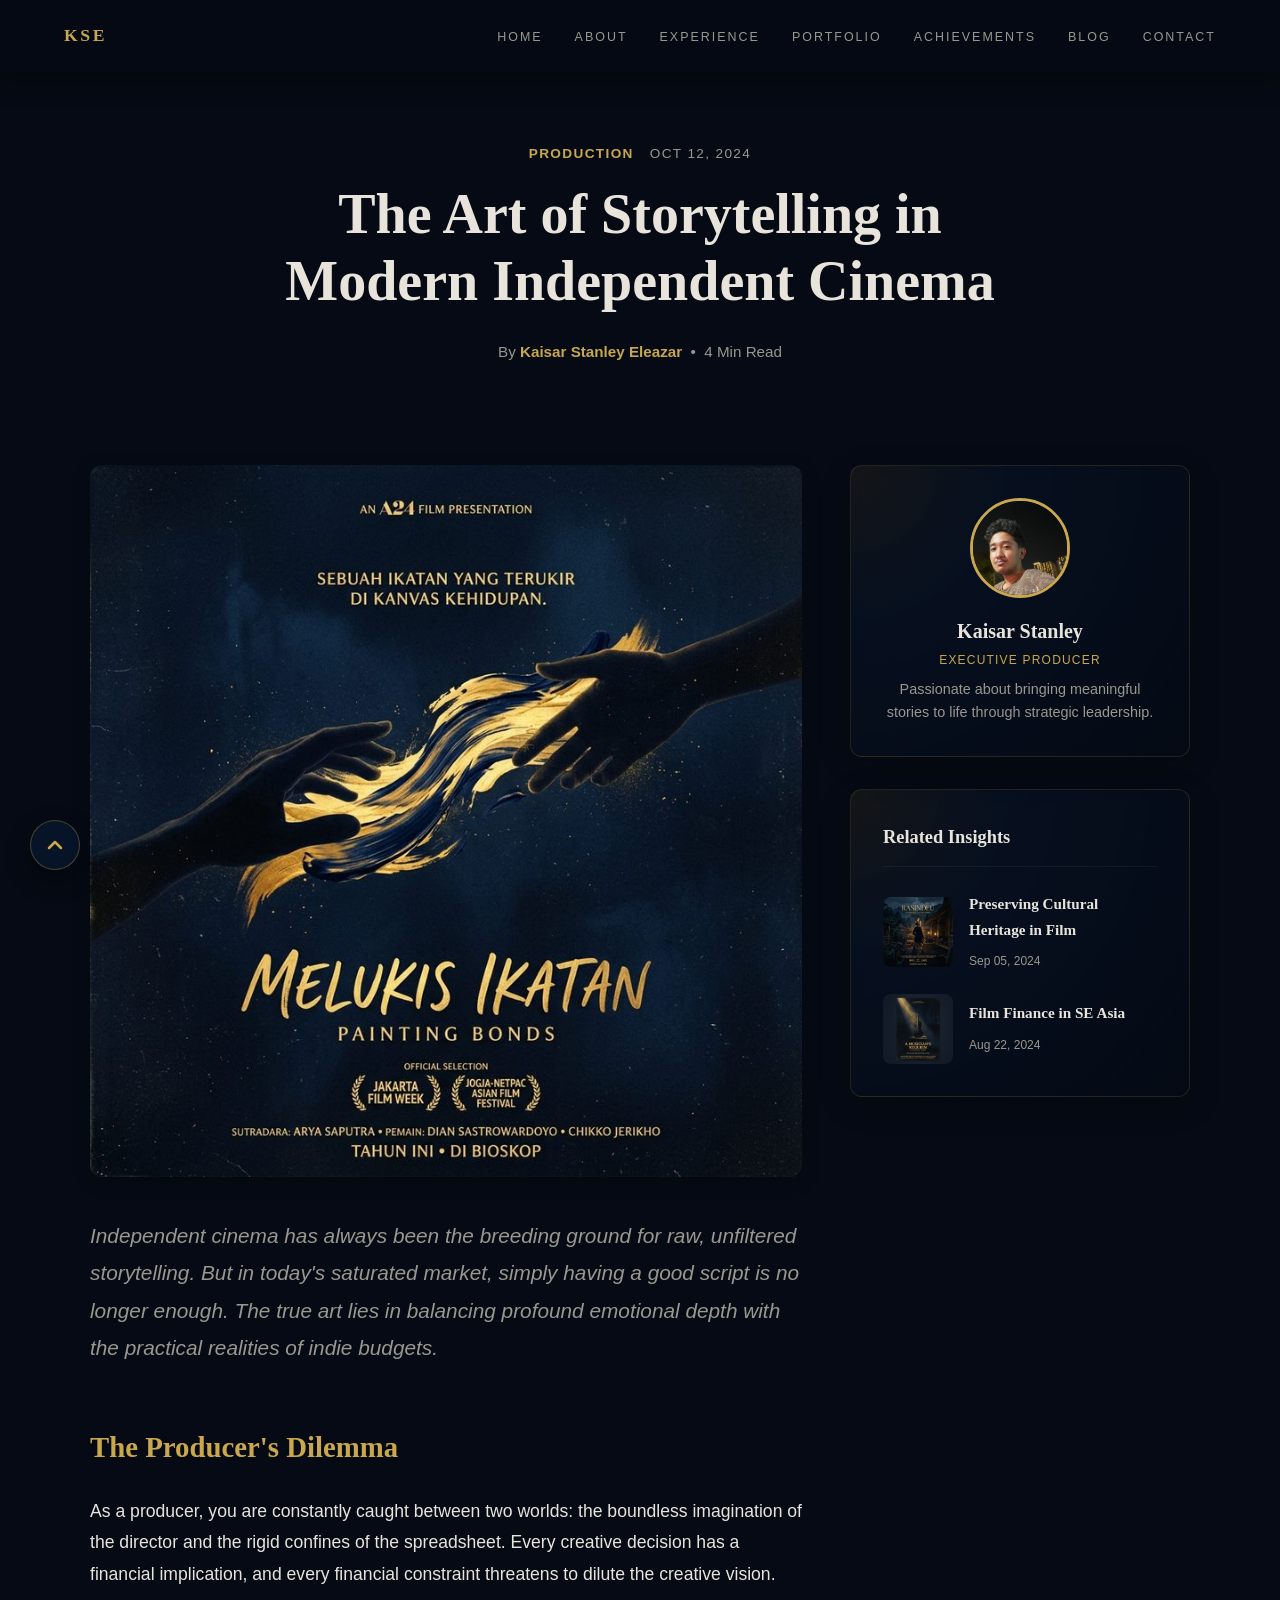
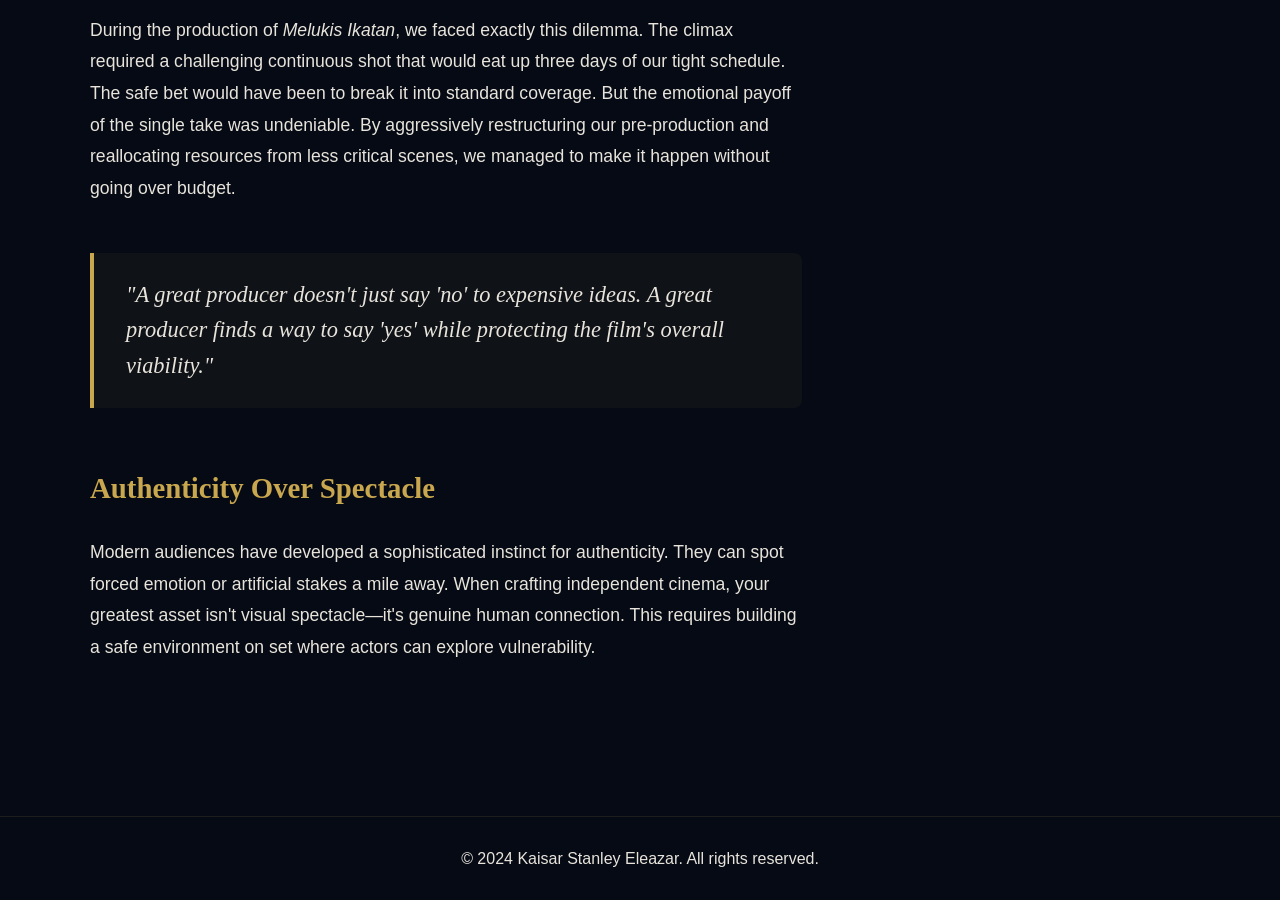
<file: blog/art-of-storytelling/index.html>
<!DOCTYPE html>
<html lang="en">

<head>
  <meta charset="UTF-8" />
  <meta name="viewport" content="width=device-width, initial-scale=1.0" />
  <title>The Art of Storytelling in Modern Independent Cinema</title>
  <link rel="preconnect" href="https://fonts.googleapis.com" />
  <link rel="preconnect" href="https://fonts.gstatic.com" crossorigin />
  <link
    href="https://fonts.googleapis.com/css2?family=Playfair+Display:ital,wght@0,400;0,600;0,700;1,400&family=Poppins:wght@300;400;500;600&display=swap"
    rel="stylesheet" />
  <link rel="stylesheet" href="../../css/style.css" />
</head>

<body>
  <!-- ========== NAVBAR ========== -->
  <nav class="navbar navbar--solid" id="navbar" role="navigation">
    <div class="container navbar__inner">
      <a href="../../" class="navbar__logo">KSE</a>
      <ul class="navbar__links" id="navLinks">
        <li><a href="../../#hero" class="navbar__link">Home</a></li>
        <li><a href="../../#about" class="navbar__link">About</a></li>
        <li><a href="../../#experience" class="navbar__link">Experience</a></li>
        <li><a href="../../#portfolio" class="navbar__link">Portfolio</a></li>
        <li><a href="../../#achievements" class="navbar__link">Achievements</a></li>
        <li><a href="../" class="navbar__link active">Blog</a></li>
        <li><a href="../../#contact" class="navbar__link">Contact</a></li>
      </ul>
      <button class="hamburger" id="hamburger"><span></span><span></span><span></span></button>
    </div>
  </nav>

  <!-- ========== HERO BUILDER ========== -->
  <section class="blog-detail-hero">
    <div class="blog-detail-hero__overlay"></div>
    <div class="container blog-detail-hero__content reveal">
      <div class="blog-detail__meta">
        <span class="blog-detail__category">Production</span>
        <span class="blog-detail__date">Oct 12, 2024</span>
      </div>
      <h1 class="blog-detail__title">The Art of Storytelling in Modern Independent Cinema</h1>
      <div class="blog-detail__author-snip">
        By <span class="author-name">Kaisar Stanley Eleazar</span> &nbsp;&bull;&nbsp; 4 Min Read
      </div>
    </div>
  </section>

  <!-- ========== CONTENT LAYOUT ========== -->
  <main class="blog-content section-pad" style="padding-top: 60px;">
    <div class="blog-layout px-4">

      <!-- LEFT: READ AREA -->
      <article class="blog-read reveal d1">
        <img src="../../assets/images/melukis-ikatan.jpg" alt="Film Production" class="blog-read__cover" />
        <div class="blog-content__body">
          <p class="lead">
            Independent cinema has always been the breeding ground for raw, unfiltered storytelling. But in today's
            saturated market, simply having a good script is no longer enough. The true art lies in balancing profound
            emotional depth with the practical realities of indie budgets.
          </p>
          <h2>The Producer's Dilemma</h2>
          <p>
            As a producer, you are constantly caught between two worlds: the boundless imagination of the director and
            the rigid confines of the spreadsheet. Every creative decision has a financial implication, and every
            financial constraint threatens to dilute the creative vision.
          </p>
          <p>
            During the production of <em>Melukis Ikatan</em>, we faced exactly this dilemma. The climax required a
            challenging continuous shot that would eat up three days of our tight schedule. The safe bet would have been
            to break it into standard coverage. But the emotional payoff of the single take was undeniable. By
            aggressively restructuring our pre-production and reallocating resources from less critical scenes, we
            managed to make it happen without going over budget.
          </p>
          <blockquote>
            "A great producer doesn't just say 'no' to expensive ideas. A great producer finds a way to say 'yes' while
            protecting the film's overall viability."
          </blockquote>
          <h2>Authenticity Over Spectacle</h2>
          <p>
            Modern audiences have developed a sophisticated instinct for authenticity. They can spot forced emotion or
            artificial stakes a mile away. When crafting independent cinema, your greatest asset isn't visual
            spectacle—it's genuine human connection. This requires building a safe environment on set where actors can
            explore vulnerability.
          </p>
        </div>
      </article>

      <!-- RIGHT: SIDEBAR -->
      <aside class="blog-sidebar reveal d2">

        <!-- Author Card -->
        <div class="blog-author__card sidebar-widget">
          <img src="../../assets/images/foto-producer.jpg" alt="Stanley" class="blog-author__avatar" />
          <div>
            <h3 class="blog-author__name">Kaisar Stanley</h3>
            <p class="blog-author__role">Executive Producer</p>
            <p class="blog-author__bio">
              Passionate about bringing meaningful stories to life through strategic leadership.
            </p>
          </div>
        </div>

        <!-- Related Insights -->
        <div class="sidebar-widget">
          <h3 class="sidebar-widget__title">Related Insights</h3>

          <a href="../preserving-cultural-heritage/" class="mini-card">
            <img src="../../assets/images/rasindeu.jpg" class="mini-card__img" alt="Thumbnail" />
            <div>
              <h4 class="mini-card__title">Preserving Cultural Heritage in Film</h4>
              <span class="mini-card__date">Sep 05, 2024</span>
            </div>
          </a>

          <a href="../navigating-film-finance/" class="mini-card">
            <img src="../../assets/images/musicians-requiem.jpg" class="mini-card__img" alt="Thumbnail" />
            <div>
              <h4 class="mini-card__title">Film Finance in SE Asia</h4>
              <span class="mini-card__date">Aug 22, 2024</span>
            </div>
          </a>
        </div>

      </aside>
    </div>
  </main>

  <!-- ========== BACK TO TOP ========== -->
  <button class="scroll-top" id="scrollTop" aria-label="Scroll to top">
    <svg viewBox="0 0 24 24" fill="none" stroke="currentColor" stroke-width="2.5" stroke-linecap="round"
      stroke-linejoin="round">
      <polyline points="18 15 12 9 6 15" />
    </svg>
  </button>

  <!-- ========== FOOTER ========== -->
  <footer class="footer">
    <div class="container text-center">
      <p>&copy; 2024 Kaisar Stanley Eleazar. All rights reserved.</p>
    </div>
  </footer>

  <!-- Global Interactions -->
  <script src="../../js/script.js"></script>
</body>

</html>
</file>
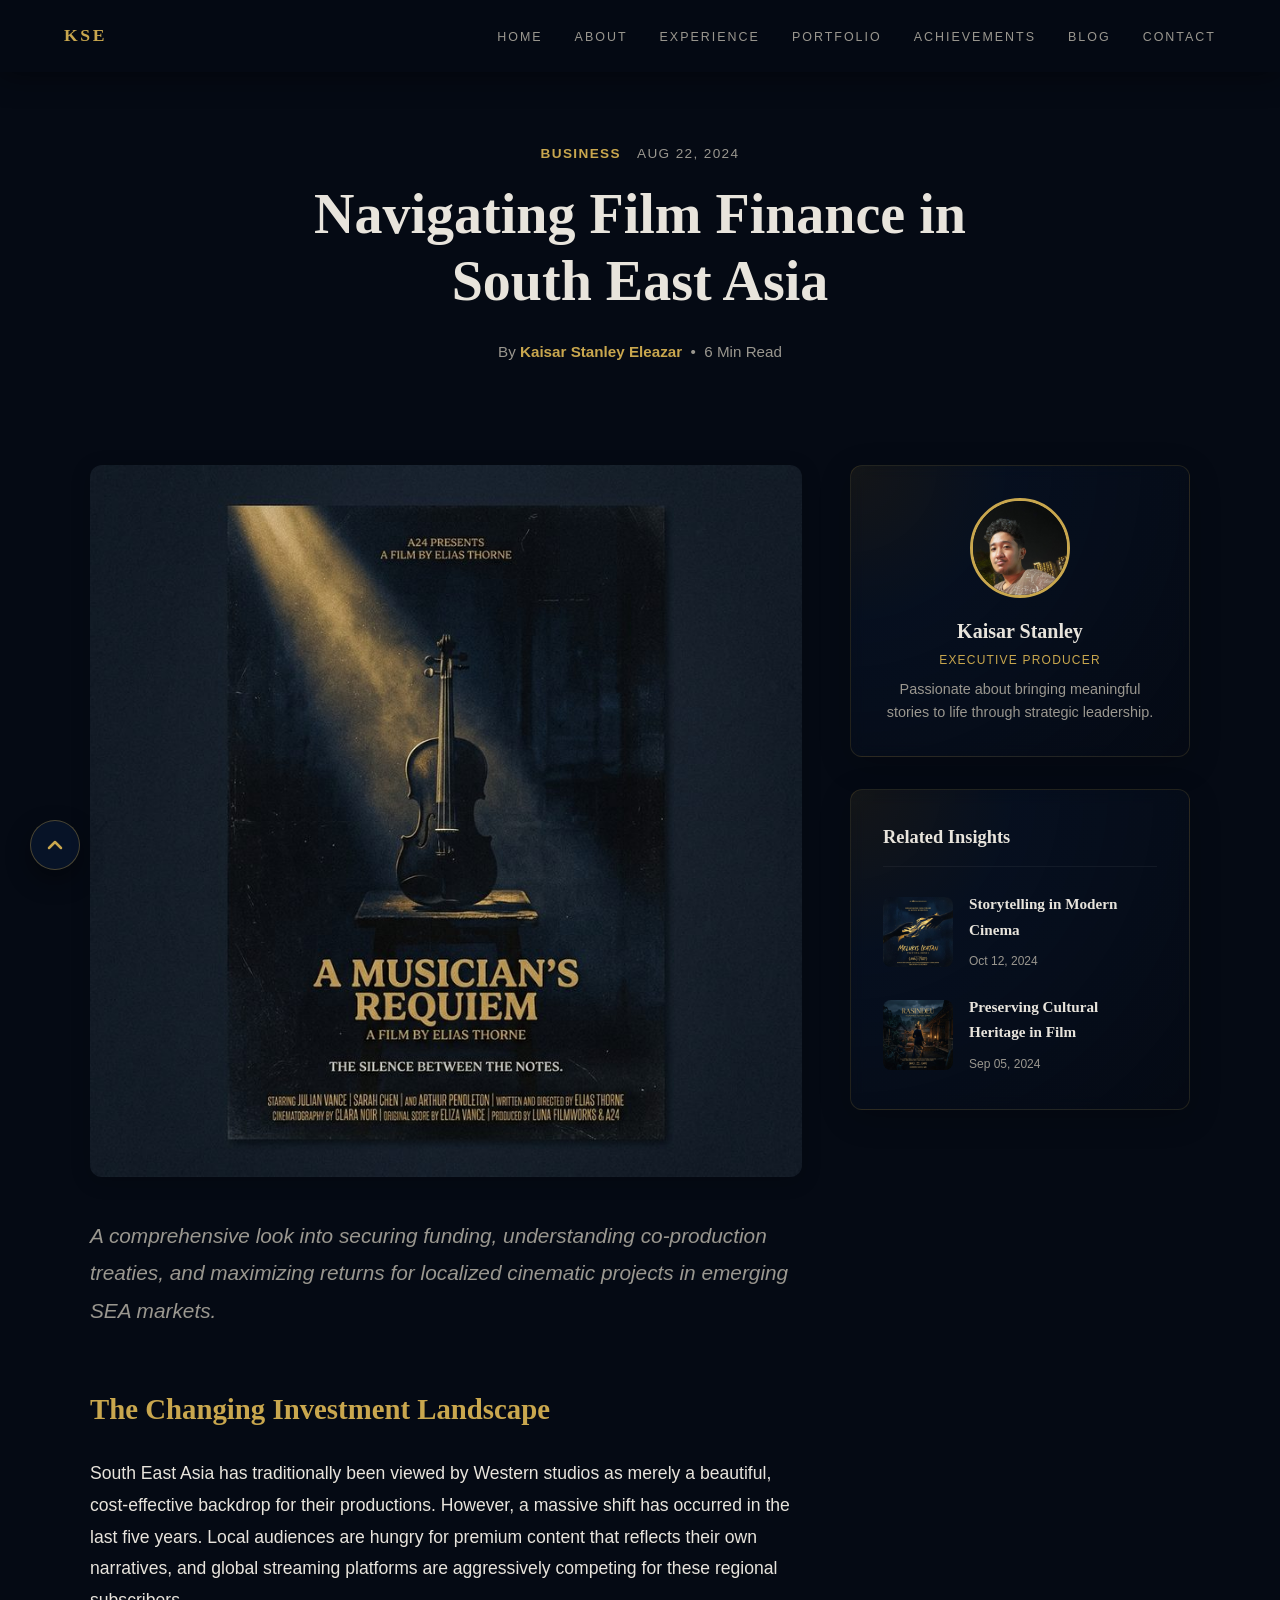
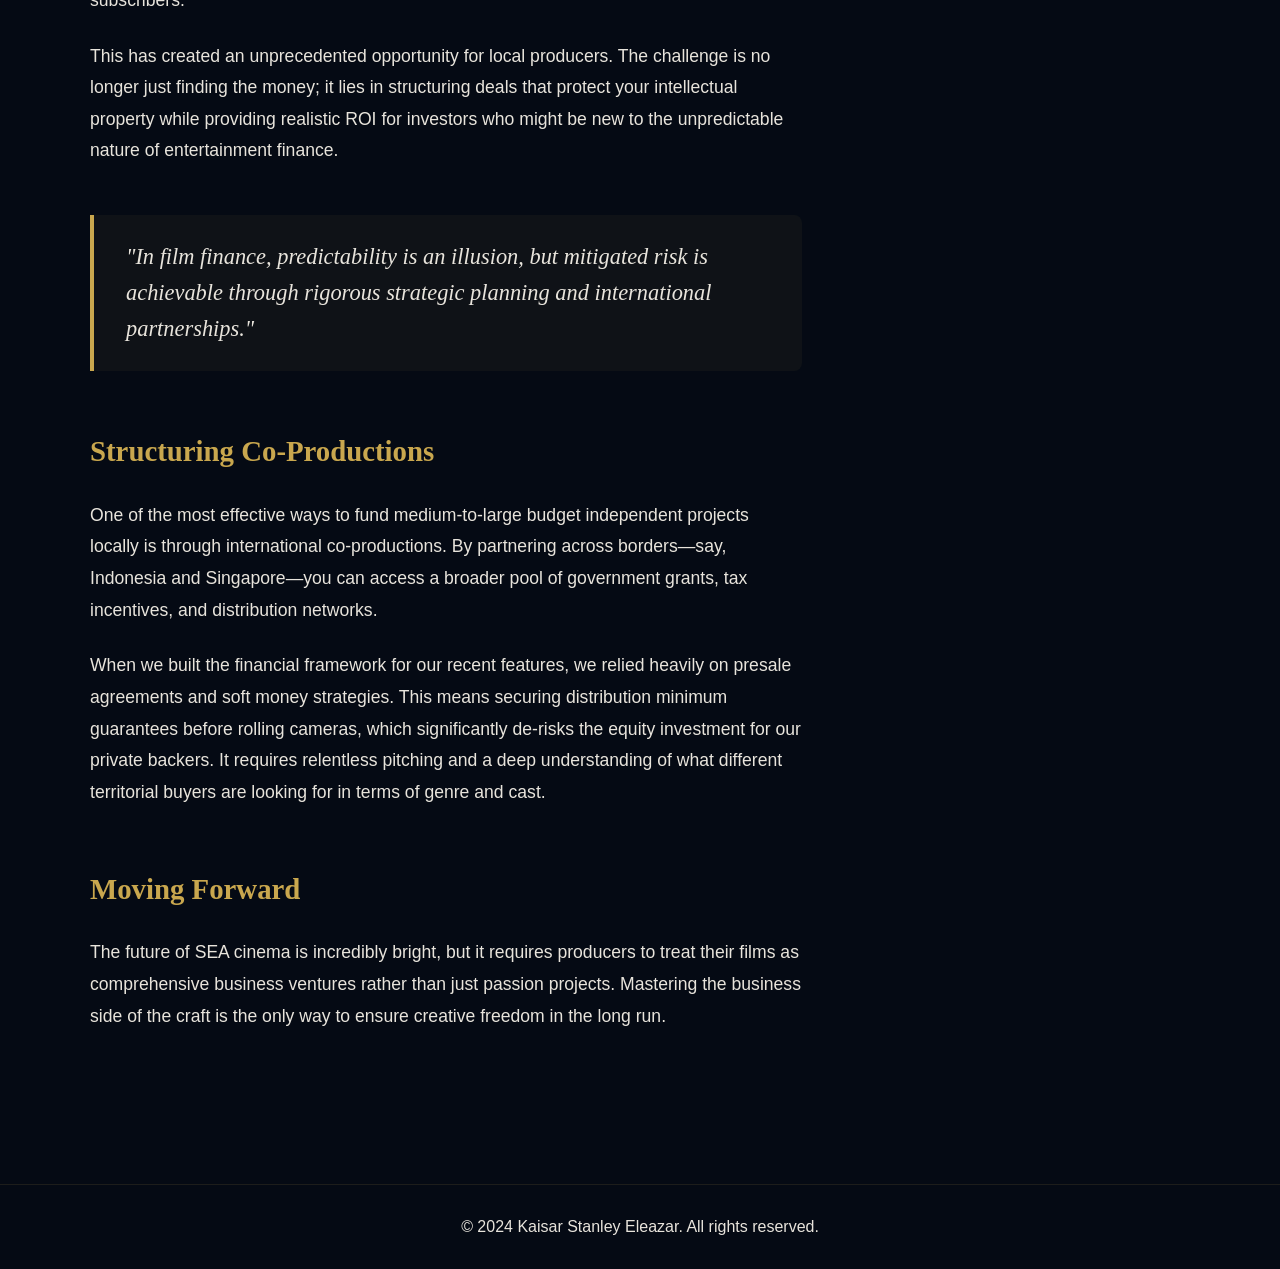
<file: blog/navigating-film-finance/index.html>
<!DOCTYPE html>
<html lang="en">

<head>
  <meta charset="UTF-8" />
  <meta name="viewport" content="width=device-width, initial-scale=1.0" />
  <title>Navigating Film Finance in South East Asia</title>
  <link rel="preconnect" href="https://fonts.googleapis.com" />
  <link rel="preconnect" href="https://fonts.gstatic.com" crossorigin />
  <link
    href="https://fonts.googleapis.com/css2?family=Playfair+Display:ital,wght@0,400;0,600;0,700;1,400&family=Poppins:wght@300;400;500;600&display=swap"
    rel="stylesheet" />
  <link rel="stylesheet" href="../../css/style.css" />
</head>

<body>
  <!-- ========== NAVBAR ========== -->
  <nav class="navbar navbar--solid" id="navbar" role="navigation">
    <div class="container navbar__inner">
      <a href="../../" class="navbar__logo">KSE</a>
      <ul class="navbar__links" id="navLinks">
        <li><a href="../../#hero" class="navbar__link">Home</a></li>
        <li><a href="../../#about" class="navbar__link">About</a></li>
        <li><a href="../../#experience" class="navbar__link">Experience</a></li>
        <li><a href="../../#portfolio" class="navbar__link">Portfolio</a></li>
        <li><a href="../../#achievements" class="navbar__link">Achievements</a></li>
        <li><a href="../" class="navbar__link active">Blog</a></li>
        <li><a href="../../#contact" class="navbar__link">Contact</a></li>
      </ul>
      <button class="hamburger" id="hamburger"><span></span><span></span><span></span></button>
    </div>
  </nav>

  <!-- ========== HERO BUILDER ========== -->
  <section class="blog-detail-hero">
    <div class="blog-detail-hero__overlay"></div>
    <div class="container blog-detail-hero__content reveal">
      <div class="blog-detail__meta">
        <span class="blog-detail__category">Business</span>
        <span class="blog-detail__date">Aug 22, 2024</span>
      </div>
      <h1 class="blog-detail__title">Navigating Film Finance in South East Asia</h1>
      <div class="blog-detail__author-snip">
        By <span class="author-name">Kaisar Stanley Eleazar</span> &nbsp;&bull;&nbsp; 6 Min Read
      </div>
    </div>
  </section>

  <!-- ========== CONTENT LAYOUT ========== -->
  <main class="blog-content section-pad" style="padding-top: 60px;">
    <div class="blog-layout px-4">

      <!-- LEFT: READ AREA -->
      <article class="blog-read reveal d1">
        <img src="../../assets/images/musicians-requiem.jpg" alt="Business Strategy" class="blog-read__cover" />
        <div class="blog-content__body">
          <p class="lead">
            A comprehensive look into securing funding, understanding co-production treaties, and maximizing returns for
            localized cinematic projects in emerging SEA markets.
          </p>
          <h2>The Changing Investment Landscape</h2>
          <p>
            South East Asia has traditionally been viewed by Western studios as merely a beautiful, cost-effective
            backdrop for their productions. However, a massive shift has occurred in the last five years. Local
            audiences are hungry for premium content that reflects their own narratives, and global streaming platforms
            are aggressively competing for these regional subscribers.
          </p>
          <p>
            This has created an unprecedented opportunity for local producers. The challenge is no longer just finding
            the money; it lies in structuring deals that protect your intellectual property while providing realistic
            ROI for investors who might be new to the unpredictable nature of entertainment finance.
          </p>
          <blockquote>
            "In film finance, predictability is an illusion, but mitigated risk is achievable through rigorous strategic
            planning and international partnerships."
          </blockquote>
          <h2>Structuring Co-Productions</h2>
          <p>
            One of the most effective ways to fund medium-to-large budget independent projects locally is through
            international co-productions. By partnering across borders—say, Indonesia and Singapore—you can access a
            broader pool of government grants, tax incentives, and distribution networks.
          </p>
          <p>
            When we built the financial framework for our recent features, we relied heavily on presale agreements and
            soft money strategies. This means securing distribution minimum guarantees before rolling cameras, which
            significantly de-risks the equity investment for our private backers. It requires relentless pitching and a
            deep understanding of what different territorial buyers are looking for in terms of genre and cast.
          </p>
          <h2>Moving Forward</h2>
          <p>
            The future of SEA cinema is incredibly bright, but it requires producers to treat their films as
            comprehensive business ventures rather than just passion projects. Mastering the business side of the craft
            is the only way to ensure creative freedom in the long run.
          </p>
        </div>
      </article>

      <!-- RIGHT: SIDEBAR -->
      <aside class="blog-sidebar reveal d2">

        <!-- Author Card -->
        <div class="blog-author__card sidebar-widget">
          <img src="../../assets/images/foto-producer.jpg" alt="Stanley" class="blog-author__avatar" />
          <div>
            <h3 class="blog-author__name">Kaisar Stanley</h3>
            <p class="blog-author__role">Executive Producer</p>
            <p class="blog-author__bio">
              Passionate about bringing meaningful stories to life through strategic leadership.
            </p>
          </div>
        </div>

        <!-- Related Insights -->
        <div class="sidebar-widget">
          <h3 class="sidebar-widget__title">Related Insights</h3>

          <a href="../art-of-storytelling/" class="mini-card">
            <img src="../../assets/images/melukis-ikatan.jpg" class="mini-card__img" alt="Thumbnail" />
            <div>
              <h4 class="mini-card__title">Storytelling in Modern Cinema</h4>
              <span class="mini-card__date">Oct 12, 2024</span>
            </div>
          </a>

          <a href="../preserving-cultural-heritage/" class="mini-card">
            <img src="../../assets/images/rasindeu.jpg" class="mini-card__img" alt="Thumbnail" />
            <div>
              <h4 class="mini-card__title">Preserving Cultural Heritage in Film</h4>
              <span class="mini-card__date">Sep 05, 2024</span>
            </div>
          </a>
        </div>

      </aside>
    </div>
  </main>

  <!-- ========== BACK TO TOP ========== -->
  <button class="scroll-top" id="scrollTop" aria-label="Scroll to top">
    <svg viewBox="0 0 24 24" fill="none" stroke="currentColor" stroke-width="2.5" stroke-linecap="round"
      stroke-linejoin="round">
      <polyline points="18 15 12 9 6 15" />
    </svg>
  </button>

  <!-- ========== FOOTER ========== -->
  <footer class="footer">
    <div class="container text-center">
      <p>&copy; 2024 Kaisar Stanley Eleazar. All rights reserved.</p>
    </div>
  </footer>

  <!-- Global Interactions -->
  <script src="../../js/script.js"></script>
</body>

</html>
</file>
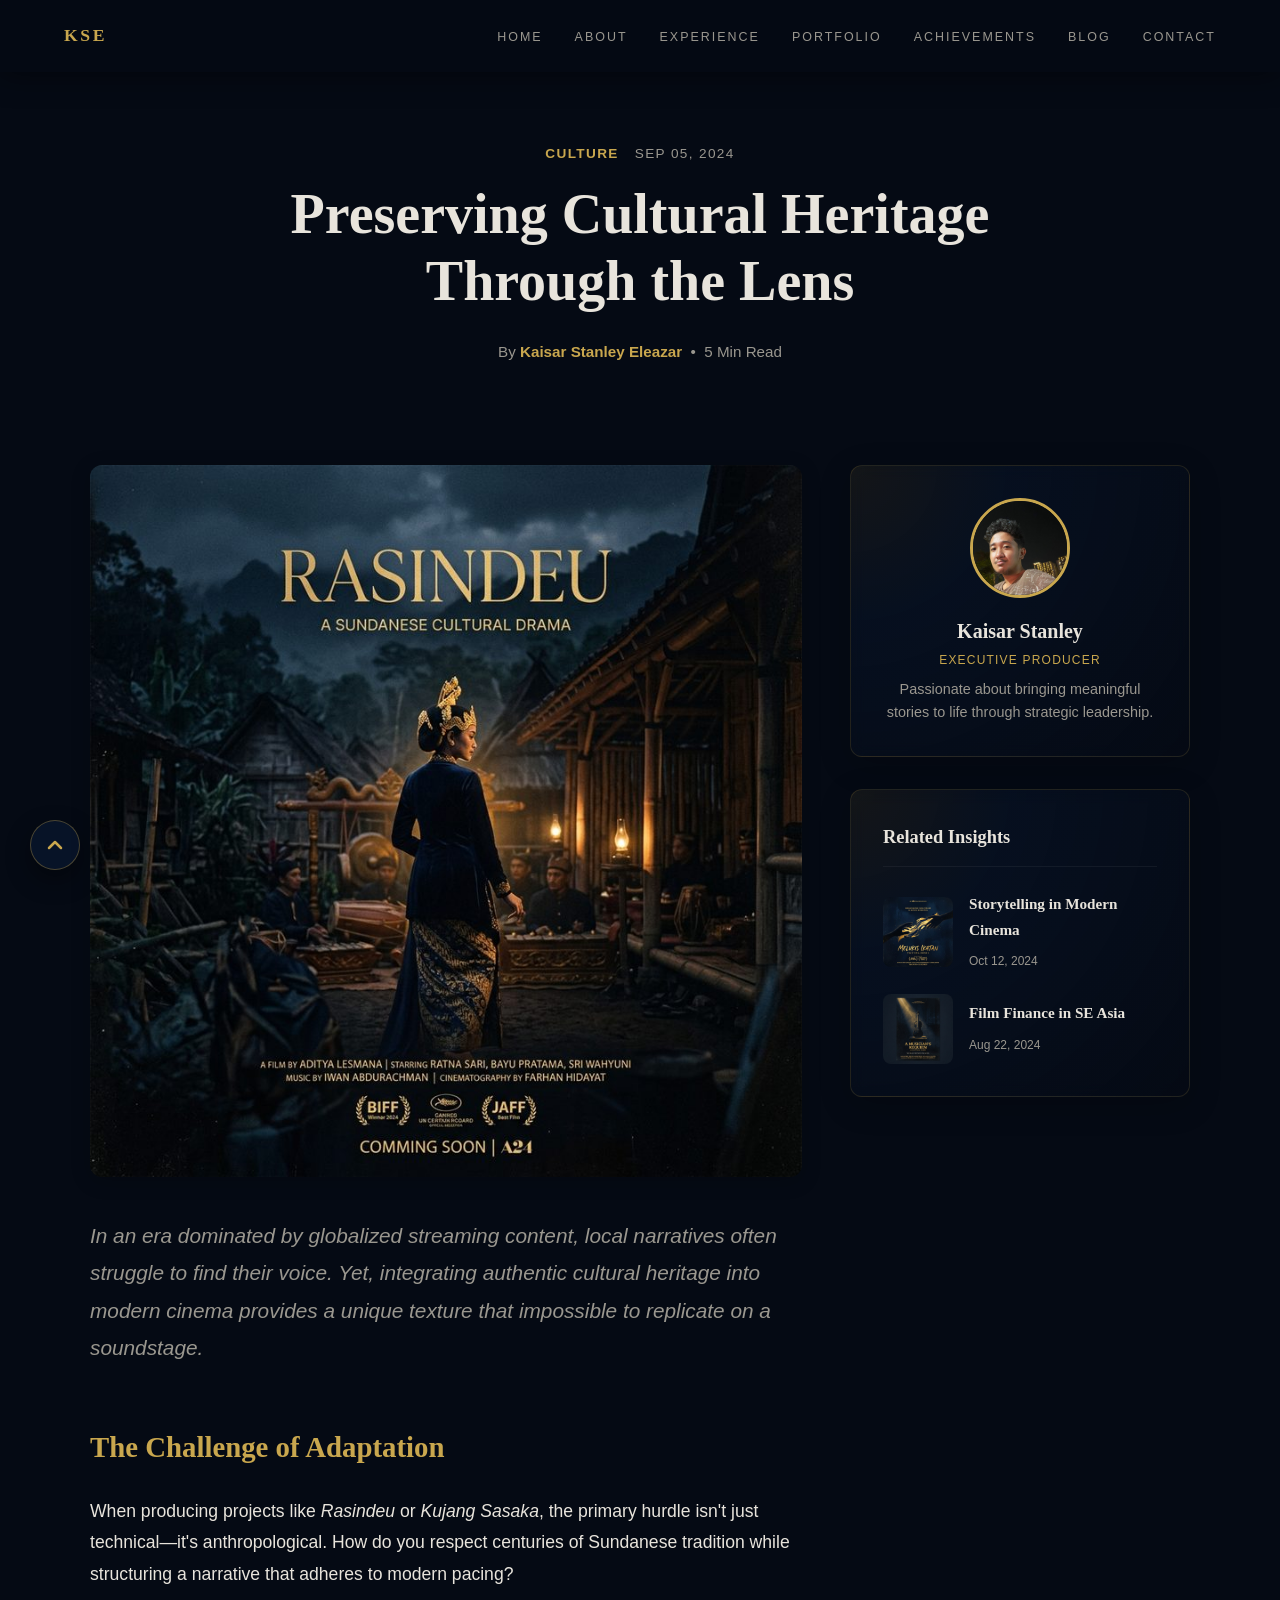
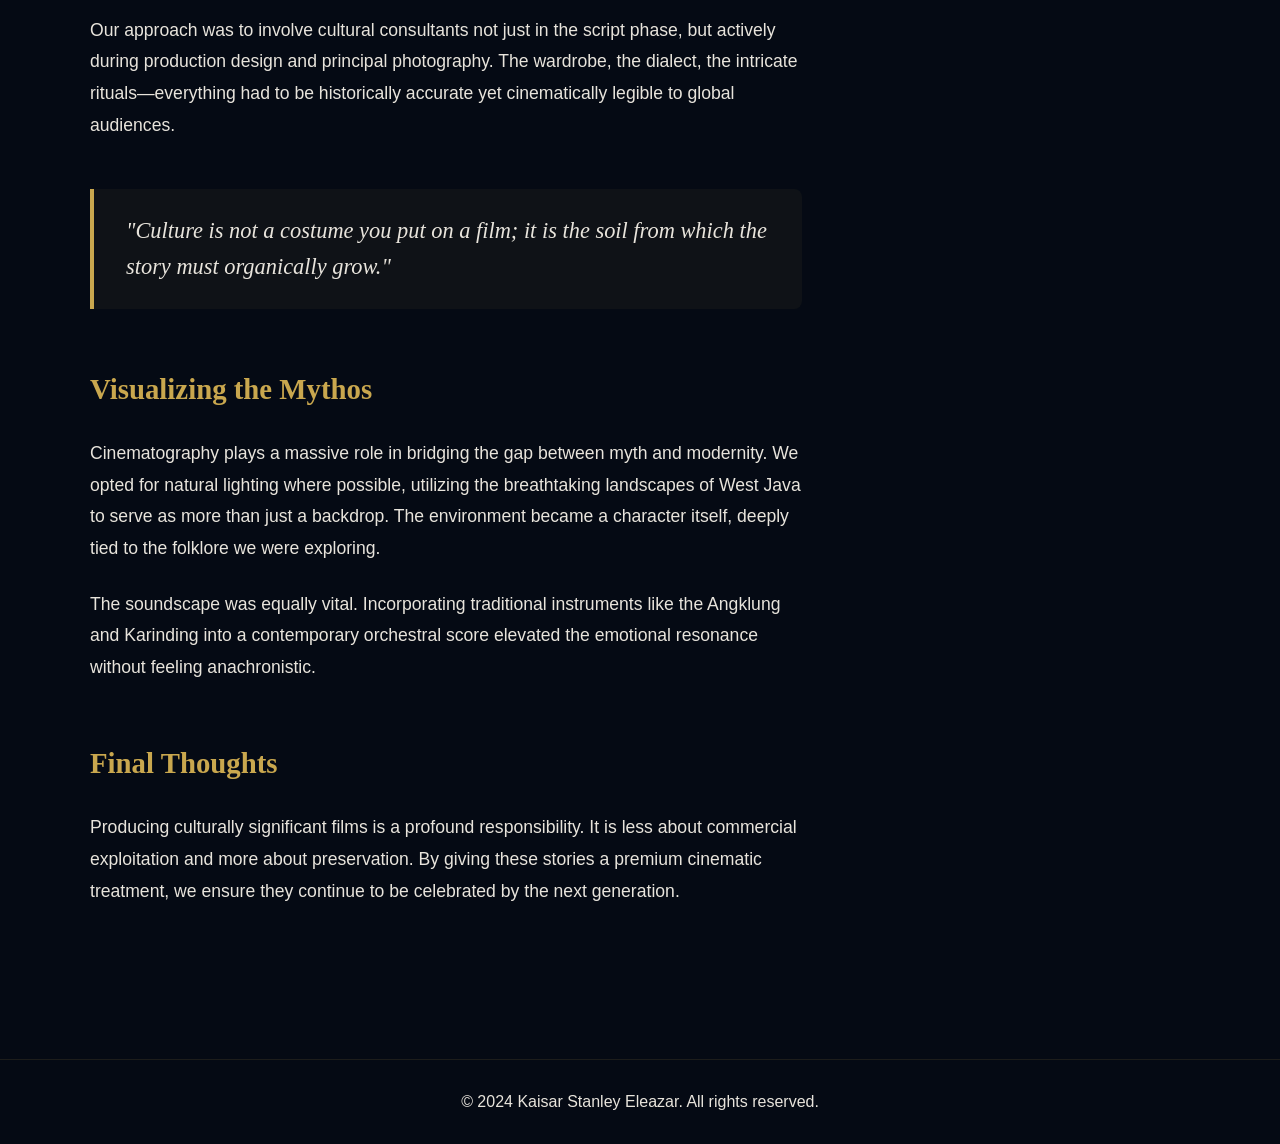
<file: blog/preserving-cultural-heritage/index.html>
<!DOCTYPE html>
<html lang="en">

<head>
  <meta charset="UTF-8" />
  <meta name="viewport" content="width=device-width, initial-scale=1.0" />
  <title>Preserving Cultural Heritage Through the Lens</title>
  <link rel="preconnect" href="https://fonts.googleapis.com" />
  <link rel="preconnect" href="https://fonts.gstatic.com" crossorigin />
  <link
    href="https://fonts.googleapis.com/css2?family=Playfair+Display:ital,wght@0,400;0,600;0,700;1,400&family=Poppins:wght@300;400;500;600&display=swap"
    rel="stylesheet" />
  <link rel="stylesheet" href="../../css/style.css" />
</head>

<body>
  <!-- ========== NAVBAR ========== -->
  <nav class="navbar navbar--solid" id="navbar" role="navigation">
    <div class="container navbar__inner">
      <a href="../../" class="navbar__logo">KSE</a>
      <ul class="navbar__links" id="navLinks">
        <li><a href="../../#hero" class="navbar__link">Home</a></li>
        <li><a href="../../#about" class="navbar__link">About</a></li>
        <li><a href="../../#experience" class="navbar__link">Experience</a></li>
        <li><a href="../../#portfolio" class="navbar__link">Portfolio</a></li>
        <li><a href="../../#achievements" class="navbar__link">Achievements</a></li>
        <li><a href="../" class="navbar__link active">Blog</a></li>
        <li><a href="../../#contact" class="navbar__link">Contact</a></li>
      </ul>
      <button class="hamburger" id="hamburger"><span></span><span></span><span></span></button>
    </div>
  </nav>

  <!-- ========== HERO BUILDER ========== -->
  <section class="blog-detail-hero">
    <div class="blog-detail-hero__overlay"></div>
    <div class="container blog-detail-hero__content reveal">
      <div class="blog-detail__meta">
        <span class="blog-detail__category">Culture</span>
        <span class="blog-detail__date">Sep 05, 2024</span>
      </div>
      <h1 class="blog-detail__title">Preserving Cultural Heritage Through the Lens</h1>
      <div class="blog-detail__author-snip">
        By <span class="author-name">Kaisar Stanley Eleazar</span> &nbsp;&bull;&nbsp; 5 Min Read
      </div>
    </div>
  </section>

  <!-- ========== CONTENT LAYOUT ========== -->
  <main class="blog-content section-pad" style="padding-top: 60px;">
    <div class="blog-layout px-4">

      <!-- LEFT: READ AREA -->
      <article class="blog-read reveal d1">
        <img src="../../assets/images/rasindeu.jpg" alt="Cultural Scene" class="blog-read__cover" />
        <div class="blog-content__body">
          <p class="lead">
            In an era dominated by globalized streaming content, local narratives often struggle to find their voice.
            Yet, integrating authentic cultural heritage into modern cinema provides a unique texture that impossible to
            replicate on a soundstage.
          </p>
          <h2>The Challenge of Adaptation</h2>
          <p>
            When producing projects like <em>Rasindeu</em> or <em>Kujang Sasaka</em>, the primary hurdle isn't just
            technical—it's anthropological. How do you respect centuries of Sundanese tradition while structuring a
            narrative that adheres to modern pacing?
          </p>
          <p>
            Our approach was to involve cultural consultants not just in the script phase, but actively during
            production design and principal photography. The wardrobe, the dialect, the intricate rituals—everything had
            to be historically accurate yet cinematically legible to global audiences.
          </p>
          <blockquote>
            "Culture is not a costume you put on a film; it is the soil from which the story must organically grow."
          </blockquote>
          <h2>Visualizing the Mythos</h2>
          <p>
            Cinematography plays a massive role in bridging the gap between myth and modernity. We opted for natural
            lighting where possible, utilizing the breathtaking landscapes of West Java to serve as more than just a
            backdrop. The environment became a character itself, deeply tied to the folklore we were exploring.
          </p>
          <p>
            The soundscape was equally vital. Incorporating traditional instruments like the Angklung and Karinding into
            a contemporary orchestral score elevated the emotional resonance without feeling anachronistic.
          </p>
          <h2>Final Thoughts</h2>
          <p>
            Producing culturally significant films is a profound responsibility. It is less about commercial
            exploitation and more about preservation. By giving these stories a premium cinematic treatment, we ensure
            they continue to be celebrated by the next generation.
          </p>
        </div>
      </article>

      <!-- RIGHT: SIDEBAR -->
      <aside class="blog-sidebar reveal d2">

        <!-- Author Card -->
        <div class="blog-author__card sidebar-widget">
          <img src="../../assets/images/foto-producer.jpg" alt="Stanley" class="blog-author__avatar" />
          <div>
            <h3 class="blog-author__name">Kaisar Stanley</h3>
            <p class="blog-author__role">Executive Producer</p>
            <p class="blog-author__bio">
              Passionate about bringing meaningful stories to life through strategic leadership.
            </p>
          </div>
        </div>

        <!-- Related Insights -->
        <div class="sidebar-widget">
          <h3 class="sidebar-widget__title">Related Insights</h3>

          <a href="../art-of-storytelling/" class="mini-card">
            <img src="../../assets/images/melukis-ikatan.jpg" class="mini-card__img" alt="Thumbnail" />
            <div>
              <h4 class="mini-card__title">Storytelling in Modern Cinema</h4>
              <span class="mini-card__date">Oct 12, 2024</span>
            </div>
          </a>

          <a href="../navigating-film-finance/" class="mini-card">
            <img src="../../assets/images/musicians-requiem.jpg" class="mini-card__img" alt="Thumbnail" />
            <div>
              <h4 class="mini-card__title">Film Finance in SE Asia</h4>
              <span class="mini-card__date">Aug 22, 2024</span>
            </div>
          </a>
        </div>

      </aside>
    </div>
  </main>

  <!-- ========== BACK TO TOP ========== -->
  <button class="scroll-top" id="scrollTop" aria-label="Scroll to top">
    <svg viewBox="0 0 24 24" fill="none" stroke="currentColor" stroke-width="2.5" stroke-linecap="round"
      stroke-linejoin="round">
      <polyline points="18 15 12 9 6 15" />
    </svg>
  </button>

  <!-- ========== FOOTER ========== -->
  <footer class="footer">
    <div class="container text-center">
      <p>&copy; 2024 Kaisar Stanley Eleazar. All rights reserved.</p>
    </div>
  </footer>

  <!-- Global Interactions -->
  <script src="../../js/script.js"></script>
</body>

</html>
</file>
<file: css/style.css>
/* ============================================================
   KAISAR STANLEY ELEAZAR — CINEMATIC PORTFOLIO
   Premium Design System
   ============================================================ */

/* ---------- RESET ---------- */
*,
*::before,
*::after {
  margin: 0;
  padding: 0;
  box-sizing: border-box;
}

:root {
  --bg: #050a14;
  --bg-alt: #0b1d3a;
  --bg-card: rgba(11, 29, 58, 0.5);
  --gold: #c9a74e;
  --gold-dim: rgba(201, 167, 78, 0.35);
  --gold-glow: rgba(201, 167, 78, 0.15);
  --gold-subtle: rgba(201, 167, 78, 0.08);
  --text: #e8e4dc;
  --text-muted: #9a978f;
  --border: rgba(201, 167, 78, 0.12);
  --overlay: rgba(5, 10, 20, 0.7);

  --ff-heading: "Cinzel", serif;
  --ff-body: "Inter", sans-serif;
  --nav-h: 72px;
  --ease: cubic-bezier(0.22, 1, 0.36, 1);
}

html {
  scroll-behavior: smooth;
  -webkit-font-smoothing: antialiased;
}

body {
  font-family: var(--ff-body);
  background: var(--bg);
  color: var(--text);
  line-height: 1.7;
  overflow-x: hidden;
}

img {
  display: block;
  max-width: 100%;
  height: auto;
}

a {
  color: inherit;
  text-decoration: none;
}

ul {
  list-style: none;
}

button {
  font-family: inherit;
}

/* ---------- SCROLLBAR ---------- */
::-webkit-scrollbar {
  width: 5px;
}

::-webkit-scrollbar-track {
  background: var(--bg);
}

::-webkit-scrollbar-thumb {
  background: var(--bg-alt);
  border-radius: 3px;
}

::-webkit-scrollbar-thumb:hover {
  background: var(--gold-dim);
}

::selection {
  background: var(--gold-dim);
  color: var(--text);
}

/* ---------- UTILITIES ---------- */
.container {
  width: 90%;
  max-width: 1200px;
  margin-inline: auto;
}

.section-pad {
  padding-block: clamp(80px, 10vw, 140px);
}

.sr-only {
  position: absolute;
  width: 1px;
  height: 1px;
  overflow: hidden;
  clip: rect(0, 0, 0, 0);
  border: 0;
}

/* ---------- SCROLL PROGRESS ---------- */
.scroll-progress {
  position: fixed;
  top: 0;
  left: 0;
  height: 3px;
  background: linear-gradient(90deg, var(--gold), #e8d48e, var(--gold));
  width: 0%;
  z-index: 10001;
  transition: width 0.1s linear;
  box-shadow: 0 0 10px var(--gold-glow);
}

/* ---------- PRELOADER ---------- */
.preloader {
  position: fixed;
  inset: 0;
  z-index: 20000;
  background: var(--bg);
  display: flex;
  flex-direction: column;
  align-items: center;
  justify-content: center;
  transition:
    opacity 0.8s var(--ease),
    visibility 0.8s;
}

.preloader.hidden {
  opacity: 0;
  visibility: hidden;
  pointer-events: none;
}

.preloader__logo {
  font-family: var(--ff-heading);
  font-size: clamp(1.4rem, 3vw, 2rem);
  letter-spacing: 0.4em;
  text-transform: uppercase;
  color: var(--gold);
  animation: preloaderPulse 1.5s ease-in-out infinite;
}

.preloader__bar {
  width: 140px;
  height: 2px;
  background: rgba(201, 167, 78, 0.12);
  margin-top: 28px;
  border-radius: 2px;
  overflow: hidden;
}

.preloader__fill {
  height: 100%;
  background: var(--gold);
  width: 0;
  animation: preloaderFill 2s var(--ease) forwards;
}

@keyframes preloaderPulse {

  0%,
  100% {
    opacity: 0.4;
  }

  50% {
    opacity: 1;
  }
}

@keyframes preloaderFill {
  to {
    width: 100%;
  }
}

/* ---------- GRAIN & VIGNETTE ---------- */
.grain {
  position: fixed;
  inset: 0;
  pointer-events: none;
  z-index: 9999;
  opacity: 0.04;
  background-image: url("data:image/svg+xml,%3Csvg viewBox='0 0 512 512' xmlns='http://www.w3.org/2000/svg'%3E%3Cfilter id='n'%3E%3CfeTurbulence type='fractalNoise' baseFrequency='0.9' numOctaves='4' stitchTiles='stitch'/%3E%3C/filter%3E%3Crect width='100%25' height='100%25' filter='url(%23n)'/%3E%3C/svg%3E");
  background-size: 256px;
  mix-blend-mode: overlay;
}

.vignette {
  position: fixed;
  inset: 0;
  pointer-events: none;
  z-index: 9998;
  background: radial-gradient(ellipse at center,
      transparent 50%,
      rgba(5, 10, 20, 0.65) 100%);
}

/* ---------- NAVBAR ---------- */
.navbar {
  position: fixed;
  top: 0;
  left: 0;
  right: 0;
  height: var(--nav-h);
  z-index: 5000;
  display: flex;
  align-items: center;
  transition:
    background 0.35s var(--ease),
    box-shadow 0.35s,
    backdrop-filter 0.35s;
}

.navbar.scrolled,
.navbar--solid {
  background: rgba(5, 10, 20, 0.98);
  backdrop-filter: blur(16px);
  -webkit-backdrop-filter: blur(16px);
  box-shadow: 0 1px 30px rgba(0, 0, 0, 0.5);
}

.navbar__inner {
  display: flex;
  align-items: center;
  justify-content: space-between;
}

.navbar__logo {
  font-family: var(--ff-heading);
  font-size: 1.1rem;
  font-weight: 600;
  letter-spacing: 0.15em;
  text-transform: uppercase;
  color: var(--gold);
  transition: opacity 0.3s;
}

.navbar__logo:hover {
  opacity: 0.7;
}

.navbar__links {
  display: flex;
  gap: 32px;
}

.navbar__link {
  position: relative;
  font-size: 0.78rem;
  font-weight: 400;
  letter-spacing: 0.16em;
  text-transform: uppercase;
  color: var(--text-muted);
  transition: color 0.3s;
  padding: 4px 0;
}

.navbar__link::after {
  content: "";
  position: absolute;
  bottom: -2px;
  left: 0;
  width: 0;
  height: 1px;
  background: var(--gold);
  transition: width 0.3s var(--ease);
}

.navbar__link:hover,
.navbar__link.active {
  color: var(--gold);
}

.navbar__link:hover::after,
.navbar__link.active::after {
  width: 100%;
}

/* Hamburger */
.hamburger {
  display: none;
  flex-direction: column;
  gap: 5px;
  background: none;
  border: none;
  cursor: pointer;
  padding: 4px;
  z-index: 5010;
}

.hamburger span {
  display: block;
  width: 24px;
  height: 2px;
  background: var(--text);
  transition:
    transform 0.3s var(--ease),
    opacity 0.3s;
}

.hamburger.open span:nth-child(1) {
  transform: translateY(7px) rotate(45deg);
}

.hamburger.open span:nth-child(2) {
  opacity: 0;
}

.hamburger.open span:nth-child(3) {
  transform: translateY(-7px) rotate(-45deg);
}

/* ---------- TYPOGRAPHY ---------- */
.heading-xl {
  font-family: var(--ff-heading);
  font-size: clamp(2.6rem, 7vw, 5.5rem);
  font-weight: 700;
  line-height: 1.08;
  letter-spacing: 0.05em;
  text-transform: uppercase;
  position: relative;
  display: inline-block;
  overflow: hidden;
}

.heading-lg {
  font-family: var(--ff-heading);
  font-size: clamp(1.8rem, 4vw, 3rem);
  font-weight: 600;
  line-height: 1.2;
  letter-spacing: 0.04em;
  text-transform: uppercase;
  position: relative;
  display: inline-block;
  overflow: hidden;
}

.heading-xl::after,
.heading-lg::after {
  content: "";
  position: absolute;
  top: 0;
  left: -150%;
  width: 100%;
  height: 100%;
  background: linear-gradient(to right,
      transparent 0%,
      rgba(255, 255, 255, 0) 30%,
      rgba(255, 255, 255, 0.4) 50%,
      rgba(255, 255, 255, 0) 70%,
      transparent 100%);
  transform: skewX(-25deg);
  animation: shine-sweep 6s infinite;
  pointer-events: none;
}

.heading-md {
  font-family: var(--ff-heading);
  font-size: clamp(1.15rem, 2.5vw, 1.6rem);
  font-weight: 500;
  line-height: 1.35;
  letter-spacing: 0.03em;
}

.subtitle {
  font-size: clamp(0.85rem, 1.5vw, 1rem);
  color: var(--text-muted);
  font-weight: 300;
  letter-spacing: 0.1em;
  text-transform: uppercase;
}

.body-text {
  font-size: clamp(0.95rem, 1.3vw, 1.05rem);
  line-height: 1.85;
  color: var(--text-muted);
}

/* Section Header */
.section-header {
  text-align: center;
  margin-bottom: clamp(40px, 6vw, 72px);
}

.section-header .heading-lg {
  margin-bottom: 12px;
}

.section-divider {
  display: block;
  width: 60px;
  height: 2px;
  background: var(--gold);
  margin: 18px auto 0;
  border: none;
}

/* ---------- BUTTONS ---------- */
.btn {
  display: inline-flex;
  align-items: center;
  gap: 10px;
  padding: 15px 40px;
  border: 1px solid var(--gold);
  color: var(--gold);
  font-family: var(--ff-body);
  font-size: 0.8rem;
  font-weight: 500;
  letter-spacing: 0.2em;
  text-transform: uppercase;
  background: transparent;
  cursor: pointer;
  position: relative;
  overflow: hidden;
  transition:
    color 0.4s,
    box-shadow 0.4s;
  z-index: 1;
}

.btn::before {
  content: "";
  position: absolute;
  inset: 0;
  background: var(--gold);
  transform: scaleX(0);
  transform-origin: left;
  transition: transform 0.4s var(--ease);
  z-index: -1;
}

.btn:hover::before {
  transform: scaleX(1);
}

.btn:hover {
  color: var(--bg);
  box-shadow:
    0 0 40px var(--gold-glow),
    0 0 80px rgba(201, 167, 78, 0.08);
}

.btn svg {
  transition: transform 0.3s;
}

.btn:hover svg {
  transform: translateX(4px);
}

/* ---------- HERO ---------- */
.hero {
  position: relative;
  min-height: 100vh;
  min-height: 100svh;
  display: flex;
  align-items: center;
  overflow: hidden;
  background-color: #050a14;
}

.hero__bg {
  position: absolute;
  inset: -50px; /* Bleed for parallax */
  background-image: url("../assets/images/hero-bg.jpg");
  background-position: center;
  background-size: cover;
  background-repeat: no-repeat;
  z-index: 0;
  pointer-events: none;
  transform: translate(0, 0); /* Initial state */
  will-change: transform;
}

.hero__particles {
  position: absolute;
  inset: 0;
  width: 100%;
  height: 100%;
  z-index: 1;
  pointer-events: none;
  opacity: 0.6;
}

.hero__overlay {
  position: absolute;
  inset: 0;
  z-index: 2;
  background: radial-gradient(circle at center,
      transparent 0%,
      rgba(5, 10, 20, 0.4) 100%),
    linear-gradient(180deg,
      rgba(5, 10, 20, 0.2) 0%,
      rgba(5, 10, 20, 0.8) 100%);
  pointer-events: none;
}

.hero__status-badge {
  display: inline-flex;
  align-items: center;
  gap: 10px;
  padding: 8px 16px;
  background: rgba(201, 167, 78, 0.05);
  border: 1px solid rgba(201, 167, 78, 0.15);
  border-radius: 100px;
  margin-bottom: 24px;
  backdrop-filter: blur(8px);
  -webkit-backdrop-filter: blur(8px);
}

.hero__status-dot {
  width: 8px;
  height: 8px;
  background: var(--gold);
  border-radius: 50%;
  position: relative;
}

.hero__status-dot::after {
  content: "";
  position: absolute;
  inset: -4px;
  border-radius: 50%;
  border: 1px solid var(--gold);
  animation: badgePulse 2s infinite;
}

@keyframes badgePulse {
  0% {
    transform: scale(0.5);
    opacity: 1;
  }

  100% {
    transform: scale(2.5);
    opacity: 0;
  }
}

.hero__status-text {
  font-size: 0.7rem;
  letter-spacing: 0.15em;
  text-transform: uppercase;
  color: var(--gold);
  font-weight: 500;
}

/* Legacy Layers Removed — Using Particles & Overlay Above */

/* ── Hero Split Layout ── */
.hero__split {
  position: relative;
  z-index: 5;
  display: grid;
  grid-template-columns: 1.1fr 0.9fr;
  gap: clamp(40px, 6vw, 80px);
  align-items: center;
  padding-top: var(--nav-h);
}

.hero__text {
  text-align: left;
}

.hero__eyebrow {
  display: inline-block;
  font-size: 0.72rem;
  letter-spacing: 0.4em;
  text-transform: uppercase;
  color: var(--gold);
  margin-bottom: 20px;
  opacity: 0;
  animation: fadeUp 1s var(--ease) 0.4s forwards;
}

.hero__title {
  margin-bottom: 20px;
  font-weight: 800;
  text-transform: uppercase;
  letter-spacing: 0.1em;
  background: radial-gradient(circle at center,
      #fff2ad 0%,
      #c9a74e 35%,
      #8a6e2f 70%,
      #c9a74e 100%);
  background-size: 200% 200%;
  background-position: center;
  -webkit-background-clip: text;
  background-clip: text;
  -webkit-text-fill-color: transparent;
  position: relative;
  overflow: hidden;
  display: inline-block;
  opacity: 0;
  animation:
    titleEntrance 1.2s var(--ease) 0.6s forwards,
    heroFloat 6s ease-in-out infinite;
  transition:
    filter 0.5s var(--ease),
    text-shadow 0.5s var(--ease),
    letter-spacing 0.5s var(--ease);
}

@keyframes titleEntrance {
  0% {
    opacity: 0;
    transform: translateY(30px) scale(0.98);
    letter-spacing: 0.25em;
  }

  100% {
    opacity: 1;
    transform: translateY(0) scale(1);
    letter-spacing: 0.1em;
  }
}

.hero__title::after {
  content: "";
  position: absolute;
  top: 0;
  left: -150%;
  width: 100%;
  height: 100%;
  background: linear-gradient(to right,
      transparent 0%,
      rgba(255, 255, 255, 0) 30%,
      rgba(255, 255, 255, 0.5) 50%,
      rgba(255, 255, 255, 0) 70%,
      transparent 100%);
  transform: skewX(-25deg);
  animation: shine-sweep 6s infinite 2s;
  pointer-events: none;
}

.hero__title:hover {
  filter: brightness(1.1);
  text-shadow: 0 0 20px rgba(201, 167, 78, 0.3);
  letter-spacing: 0.12em;
}

@keyframes shine-sweep {
  0% {
    left: -150%;
  }

  25% {
    left: 150%;
  }

  100% {
    left: 150%;
  }
}

@keyframes heroFloat {

  0%,
  100% {
    transform: translateY(0);
  }

  50% {
    transform: translateY(-10px);
  }
}

.hero__role {
  font-family: var(--ff-heading);
  font-size: clamp(1rem, 2vw, 1.35rem);
  font-weight: 400;
  letter-spacing: 0.3em;
  text-transform: uppercase;
  color: var(--gold);
  margin-bottom: 18px;
  opacity: 0;
  animation: fadeUp 1s var(--ease) 0.8s forwards;
  text-shadow: 0 1px 20px rgba(5, 10, 20, 0.8);
}

.hero__desc {
  max-width: 500px;
  font-size: clamp(0.9rem, 1.2vw, 1.05rem);
  color: var(--text-muted);
  margin-bottom: 36px;
  opacity: 0;
  animation: fadeUp 1s var(--ease) 1s forwards;
  text-shadow: 0 1px 20px rgba(5, 10, 20, 0.8);
}

.hero__cta {
  display: flex;
  gap: 16px;
  flex-wrap: wrap;
  opacity: 0;
  animation: fadeUp 1s var(--ease) 1.2s forwards;
}

/* Ghost button variant */
.btn--ghost {
  background: transparent;
  border-color: var(--border);
  color: var(--text-muted);
}

.btn--ghost::before {
  background: rgba(201, 167, 78, 0.15);
}

.btn--ghost:hover {
  color: var(--gold);
  border-color: var(--gold-dim);
  box-shadow: none;
}

/* ── Hero Photo Frame ── */
.hero__photo {
  display: flex;
  flex-direction: column;
  align-items: center;
  opacity: 0;
  animation: fadeUp 1s var(--ease) 0.8s forwards;
  will-change: transform;
  transition: transform 0.2s ease-out;
}

.hero__photo-frame {
  position: relative;
  width: clamp(260px, 22vw, 380px);
  border-radius: 12px;
  overflow: hidden;
}

.hero__photo-frame img {
  width: 100%;
  aspect-ratio: 3/4;
  object-fit: cover;
  object-position: top center;
  filter: contrast(1.08) brightness(0.92) saturate(0.95);
  transition: transform 0.8s var(--ease);
}

.hero__photo-frame:hover img {
  transform: scale(1.05);
}

/* Offset gold border */
.hero__photo-border {
  position: absolute;
  inset: 12px -12px -12px 12px;
  border: 1.5px solid var(--gold-dim);
  border-radius: 12px;
  pointer-events: none;
  transition: border-color 0.4s;
}

.hero__photo-frame:hover .hero__photo-border {
  border-color: var(--gold);
}

/* Badge below photo */
.hero__photo-badge {
  display: inline-flex;
  align-items: center;
  gap: 8px;
  margin-top: 28px;
  padding: 6px 16px;
  font-size: 0.7rem;
  letter-spacing: 0.15em;
  text-transform: uppercase;
  color: var(--gold);
  opacity: 0;
  animation: fadeUp 1s var(--ease) 1.4s forwards;
}

.hero__photo-badge-dot {
  width: 6px;
  height: 6px;
  border-radius: 50%;
  background: #25d366;
  box-shadow: 0 0 8px rgba(37, 211, 102, 0.5);
  animation: dotPulse 2s ease-in-out infinite;
}

@keyframes dotPulse {

  0%,
  100% {
    opacity: 1;
    transform: scale(1);
  }

  50% {
    opacity: 0.6;
    transform: scale(1.3);
  }
}

.hero__scroll {
  position: absolute;
  bottom: 32px;
  left: 50%;
  transform: translateX(-50%);
  display: flex;
  flex-direction: column;
  align-items: center;
  gap: 8px;
  z-index: 5;
  opacity: 0;
  animation: fadeUp 1s var(--ease) 1.6s forwards;
}

.hero__scroll-label {
  font-size: 0.6rem;
  letter-spacing: 0.35em;
  text-transform: uppercase;
  color: var(--text-muted);
}

.hero__scroll-line {
  width: 1px;
  height: 40px;
  background: linear-gradient(180deg, var(--gold), transparent);
  animation: scrollPulse 2s ease-in-out infinite;
}

@keyframes scrollPulse {

  0%,
  100% {
    opacity: 0.25;
    transform: scaleY(0.7);
  }

  50% {
    opacity: 1;
    transform: scaleY(1);
  }
}

@keyframes fadeUp {
  from {
    opacity: 0;
    transform: translateY(30px);
  }

  to {
    opacity: 1;
    transform: translateY(0);
  }
}

/* ---------- ABOUT ---------- */
.about {
  position: relative;
  overflow: hidden;
}

.about__grid {
  display: grid;
  grid-template-columns: 1fr 1.2fr;
  gap: clamp(40px, 6vw, 80px);
  align-items: center;
}

.about__img-wrap {
  position: relative;
  border-radius: 6px;
  overflow: hidden;
  animation: floatY 6s ease-in-out infinite;
  transform-style: preserve-3d;
  perspective: 600px;
}

@keyframes floatY {

  0%,
  100% {
    transform: translateY(0);
  }

  50% {
    transform: translateY(-12px);
  }
}

.about__img-wrap::before {
  content: "";
  position: absolute;
  inset: 0;
  background: linear-gradient(180deg,
      transparent 40%,
      rgba(5, 10, 20, 0.55) 100%);
  z-index: 1;
}

.about__img-wrap::after {
  content: "";
  position: absolute;
  inset: -2px;
  border: 1px solid var(--border);
  border-radius: 6px;
  z-index: 2;
  pointer-events: none;
}

.about__img-wrap img {
  width: 100%;
  aspect-ratio: 3/4;
  object-fit: cover;
  transition: transform 0.8s var(--ease);
}

.about__img-wrap:hover img {
  transform: scale(1.05);
}

.about__eyebrow {
  font-size: 0.7rem;
  letter-spacing: 0.3em;
  text-transform: uppercase;
  color: var(--gold);
  margin-bottom: 18px;
  display: block;
}

.about__title {
  margin-bottom: 24px;
}

.about__philosophy {
  font-family: var(--ff-heading);
  font-size: clamp(1.05rem, 1.8vw, 1.25rem);
  font-weight: 400;
  font-style: italic;
  line-height: 1.75;
  color: var(--text);
  margin-bottom: 20px;
}

.about__badge {
  display: inline-flex;
  align-items: center;
  gap: 12px;
  padding: 12px 22px;
  background: var(--bg-card);
  border: 1px solid var(--border);
  border-radius: 4px;
  margin-top: 18px;
  transition: all 0.4s var(--ease);
  cursor: default;
}

.about__badge:hover {
  background: var(--gold);
  border-color: var(--gold);
  transform: translateY(-2px);
  box-shadow: 0 10px 25px rgba(201, 167, 78, 0.3);
}

.about__badge-line {
  width: 24px;
  height: 1px;
  background: var(--gold);
  transition: all 0.4s var(--ease);
}

.about__badge:hover .about__badge-line {
  width: 40px;
  background: var(--bg);
}

.about__badge-text {
  font-size: 0.82rem;
  font-weight: 600;
  letter-spacing: 0.08em;
  color: var(--gold);
  transition: all 0.4s var(--ease);
}

.about__badge:hover .about__badge-text {
  color: var(--bg);
  text-shadow: none;
}

/* ---------- CURSOR GLOW ---------- */
.cursor-glow {
  position: fixed;
  top: 0;
  left: 0;
  width: 400px;
  height: 400px;
  background: radial-gradient(circle, rgba(201, 167, 78, 0.15) 0%, rgba(201, 167, 78, 0) 70%);
  border-radius: 50%;
  pointer-events: none;
  z-index: 9999;
  transform: translate(-50%, -50%);
  transition: opacity 0.3s var(--ease);
  mix-blend-mode: screen;
}

/* ---------- GLOW ORBS ---------- */
.glow-orb {
  position: absolute;
  border-radius: 50%;
  filter: blur(100px);
  pointer-events: none;
  z-index: 0;
}

.glow-orb--gold {
  background: var(--gold-glow);
}

.glow-orb--blue {
  background: rgba(11, 29, 58, 0.5);
}

/* ---------- EXPERIENCE ---------- */
.experience {
  position: relative;
  background: linear-gradient(180deg,
      var(--bg) 0%,
      var(--bg-alt) 50%,
      var(--bg) 100%);
}

.experience__grid {
  display: grid;
  grid-template-columns: repeat(auto-fit, minmax(280px, 1fr));
  gap: 24px;
}

.experience__card {
  background: radial-gradient(circle at top left, rgba(201, 167, 78, 0.08) 0%, rgba(11, 29, 58, 0.3) 35%, rgba(5, 10, 20, 0.95) 100%);
  backdrop-filter: blur(8px);
  -webkit-backdrop-filter: blur(8px);
  border: 1px solid var(--border);
  border-radius: 8px;
  padding: 34px 28px;
  transition:
    transform 0.4s var(--ease),
    box-shadow 0.4s,
    border-color 0.4s;
  transform-style: preserve-3d;
  perspective: 600px;
}

.experience__card:hover {
  transform: translateY(-8px);
  box-shadow:
    0 20px 60px rgba(0, 0, 0, 0.4),
    0 0 30px var(--gold-glow);
  border-color: var(--gold-dim);
}

.experience__card-icon {
  width: 42px;
  height: 42px;
  margin-bottom: 18px;
  color: var(--gold);
}

.experience__card-icon svg {
  width: 30px;
  height: 30px;
}

.experience__card-title {
  font-family: var(--ff-heading);
  font-size: 1rem;
  font-weight: 600;
  letter-spacing: 0.06em;
  margin-bottom: 10px;
}

.experience__card-text {
  font-size: 0.9rem;
  color: var(--text-muted);
  line-height: 1.6;
}

.experience__tags {
  display: flex;
  flex-wrap: wrap;
  gap: 8px;
  margin-top: 14px;
}

.experience__tag {
  padding: 5px 14px;
  background: var(--gold-subtle);
  border: 1px solid rgba(201, 167, 78, 0.15);
  border-radius: 3px;
  font-size: 0.75rem;
  letter-spacing: 0.06em;
  color: var(--gold);
}

/* ---------- PORTFOLIO ---------- */
.portfolio {
  position: relative;
}

.portfolio__grid {
  display: grid;
  grid-template-columns: repeat(3, 1fr);
  gap: 24px;
}

.portfolio__card {
  position: relative;
  border-radius: 8px;
  overflow: hidden;
  cursor: pointer;
  aspect-ratio: 2/3;
  transform-style: preserve-3d;
  perspective: 800px;
}

.portfolio__card::before {
  content: "";
  position: absolute;
  inset: 0;
  background: radial-gradient(circle at top left, rgba(201, 167, 78, 0.15) 0%, transparent 50%);
  opacity: 0;
  z-index: 2;
  transition: opacity 0.5s var(--ease);
  pointer-events: none;
}

.portfolio__card:hover::before {
  opacity: 1;
}

.portfolio__card-img {
  width: 100%;
  height: 100%;
  object-fit: cover;
  transition: transform 0.8s var(--ease);
}

.portfolio__card:hover .portfolio__card-img {
  transform: scale(1.08);
}

.portfolio__card-overlay {
  position: absolute;
  inset: 0;
  background: linear-gradient(0deg,
      rgba(5, 10, 20, 0.95) 0%,
      rgba(5, 10, 20, 0.15) 55%,
      transparent 100%);
  display: flex;
  flex-direction: column;
  justify-content: flex-end;
  padding: 28px 24px;
  transition: background 0.4s;
}

.portfolio__card:hover .portfolio__card-overlay {
  background: linear-gradient(0deg,
      rgba(5, 10, 20, 0.98) 0%,
      rgba(5, 10, 20, 0.55) 60%,
      rgba(5, 10, 20, 0.3) 100%);
}

.portfolio__card-role {
  font-size: 0.65rem;
  letter-spacing: 0.28em;
  text-transform: uppercase;
  color: var(--gold);
  margin-bottom: 6px;
}

.portfolio__card-title {
  font-family: var(--ff-heading);
  font-size: 1.15rem;
  font-weight: 600;
  letter-spacing: 0.04em;
  margin-bottom: 8px;
}

.portfolio__card-desc {
  font-size: 0.85rem;
  color: var(--text-muted);
  line-height: 1.5;
  max-height: 0;
  overflow: hidden;
  opacity: 0;
  transition:
    max-height 0.5s var(--ease),
    opacity 0.3s;
}

.portfolio__card:hover .portfolio__card-desc {
  max-height: 80px;
  opacity: 1;
}

.portfolio__card-cta {
  display: inline-flex;
  align-items: center;
  gap: 8px;
  font-size: 0.72rem;
  letter-spacing: 0.15em;
  text-transform: uppercase;
  color: var(--gold);
  margin-top: 10px;
  opacity: 0;
  transform: translateY(10px);
  transition:
    opacity 0.3s,
    transform 0.4s var(--ease);
}

.portfolio__card:hover .portfolio__card-cta {
  opacity: 1;
  transform: translateY(0);
}

.portfolio__card-cta svg {
  width: 14px;
  height: 14px;
}

/* ---------- OTHER PROJECTS ---------- */
.other-projects {
  background: linear-gradient(180deg,
      var(--bg) 0%,
      var(--bg-alt) 50%,
      var(--bg) 100%);
}

.other-projects__grid {
  display: grid;
  grid-template-columns: repeat(auto-fit, minmax(360px, 1fr));
  gap: 24px;
}

.other-projects__card {
  display: grid;
  grid-template-columns: 140px 1fr;
  gap: 20px;
  background: var(--bg-card);
  border: 1px solid var(--border);
  border-radius: 8px;
  overflow: hidden;
  transition:
    transform 0.4s var(--ease),
    box-shadow 0.4s,
    border-color 0.4s;
  transform-style: preserve-3d;
  perspective: 600px;
}

.other-projects__card:hover {
  transform: translateY(-5px);
  box-shadow:
    0 16px 48px rgba(0, 0, 0, 0.35),
    0 0 20px var(--gold-glow);
  border-color: var(--gold-dim);
}

.other-projects__card-img {
  width: 100%;
  height: 100%;
  object-fit: cover;
}

.other-projects__card-body {
  padding: 24px 20px 24px 0;
  display: flex;
  flex-direction: column;
  justify-content: center;
}

.other-projects__card-role {
  font-size: 0.68rem;
  letter-spacing: 0.22em;
  text-transform: uppercase;
  color: var(--gold);
  margin-bottom: 6px;
}

.other-projects__card-title {
  font-family: var(--ff-heading);
  font-size: 1.05rem;
  font-weight: 600;
  letter-spacing: 0.04em;
  margin-bottom: 6px;
}

.other-projects__card-desc {
  font-size: 0.85rem;
  color: var(--text-muted);
  line-height: 1.5;
}

/* ---------- ACHIEVEMENTS ---------- */
.achievements {
  position: relative;
  overflow: hidden;
}

.achievements__quote {
  font-family: var(--ff-heading);
  font-size: clamp(1.15rem, 2.5vw, 1.7rem);
  font-weight: 400;
  font-style: italic;
  line-height: 1.7;
  text-align: center;
  max-width: 750px;
  margin: 0 auto 56px;
  position: relative;
  padding-top: 40px;
}

.achievements__quote::before {
  content: "\201C";
  font-size: 5rem;
  color: var(--gold-dim);
  font-family: var(--ff-heading);
  position: absolute;
  top: -10px;
  left: 50%;
  transform: translateX(-50%);
  line-height: 1;
}

/* ---- TIMELINE ---- */
.timeline {
  position: relative;
  max-width: 800px;
  margin-inline: auto;
  padding: 20px 0;
}

/* Center vertical line */
.timeline::before {
  content: "";
  position: absolute;
  top: 0;
  bottom: 0;
  left: 50%;
  width: 2px;
  background: linear-gradient(180deg,
      transparent 0%,
      var(--gold-dim) 10%,
      var(--gold-dim) 90%,
      transparent 100%);
  transform: translateX(-50%);
}

.timeline__item {
  position: relative;
  display: flex;
  align-items: flex-start;
  margin-bottom: 48px;
}

.timeline__item:last-child {
  margin-bottom: 0;
}

/* Alternating layout */
.timeline__item--right {
  flex-direction: row;
  padding-left: calc(50% + 36px);
}

.timeline__item--left {
  flex-direction: row-reverse;
  padding-right: calc(50% + 36px);
}

/* Dot on center line */
.timeline__dot {
  position: absolute;
  left: 50%;
  top: 24px;
  transform: translateX(-50%);
  width: 48px;
  height: 48px;
  border-radius: 50%;
  background: var(--bg);
  border: 2px solid var(--gold-dim);
  display: flex;
  align-items: center;
  justify-content: center;
  z-index: 2;
  transition:
    border-color 0.4s,
    box-shadow 0.4s;
}

.timeline__item:hover .timeline__dot {
  border-color: var(--gold);
  box-shadow:
    0 0 24px var(--gold-glow),
    0 0 48px rgba(201, 167, 78, 0.08);
}

.timeline__number {
  font-family: var(--ff-heading);
  font-size: 0.75rem;
  font-weight: 600;
  color: var(--gold);
  letter-spacing: 0.06em;
}

/* Card */
.timeline__card {
  background: radial-gradient(circle at top left, rgba(201, 167, 78, 0.08) 0%, rgba(11, 29, 58, 0.3) 35%, rgba(5, 10, 20, 0.95) 100%);
  backdrop-filter: blur(16px);
  -webkit-backdrop-filter: blur(16px);
  border: 1px solid rgba(201, 167, 78, 0.15);
  border-radius: 12px;
  overflow: hidden;
  width: 100%;
  position: relative;
  box-shadow: 0 4px 30px rgba(0, 0, 0, 0.2);
  transition:
    border-color 0.4s,
    box-shadow 0.4s,
    transform 0.4s var(--ease);
}

.timeline__card-img {
  position: relative;
  overflow: hidden;
}

.timeline__card-img img {
  width: 100%;
  aspect-ratio: 16/9;
  object-fit: cover;
  transition: transform 0.6s var(--ease);
}

.timeline__item:hover .timeline__card-img img {
  transform: scale(1.06);
}

.timeline__card-img::after {
  content: "";
  position: absolute;
  inset: 0;
  background: linear-gradient(180deg,
      transparent 30%,
      rgba(16, 26, 46, 0.8) 85%,
      rgba(16, 26, 46, 1) 100%);
}

.timeline__card-body {
  padding: 24px;
}

.timeline__item:hover .timeline__card {
  border-color: rgba(201, 167, 78, 0.35);
  background: radial-gradient(circle at top left, rgba(201, 167, 78, 0.12) 0%, rgba(11, 29, 58, 0.4) 40%, rgba(5, 10, 20, 1) 100%);
  box-shadow:
    0 16px 40px rgba(0, 0, 0, 0.45),
    0 0 20px var(--gold-glow);
  transform: translateY(-4px);
}

/* Arrow pointing to center line */
.timeline__item--right .timeline__card::before {
  content: "";
  position: absolute;
  left: -8px;
  top: 28px;
  width: 16px;
  height: 16px;
  background: var(--bg-card);
  border-left: 1px solid var(--border);
  border-bottom: 1px solid var(--border);
  transform: rotate(45deg);
}

.timeline__item--left .timeline__card::before {
  content: "";
  position: absolute;
  right: -8px;
  top: 28px;
  width: 16px;
  height: 16px;
  background: var(--bg-card);
  border-right: 1px solid var(--border);
  border-top: 1px solid var(--border);
  transform: rotate(45deg);
}

.timeline__year {
  display: inline-block;
  font-family: var(--ff-heading);
  font-size: 0.72rem;
  font-weight: 600;
  color: var(--gold);
  letter-spacing: 0.15em;
  padding: 4px 14px;
  background: var(--gold-subtle);
  border: 1px solid rgba(201, 167, 78, 0.15);
  border-radius: 20px;
  margin-bottom: 14px;
}

.timeline__title {
  font-family: var(--ff-heading);
  font-size: 1.1rem;
  font-weight: 600;
  letter-spacing: 0.04em;
  margin-bottom: 10px;
}

.timeline__desc {
  font-size: 0.88rem;
  color: var(--text-muted);
  line-height: 1.7;
  margin-bottom: 16px;
}

.timeline__films {
  display: flex;
  flex-wrap: wrap;
  gap: 8px;
}

.timeline__film {
  display: inline-flex;
  align-items: center;
  gap: 6px;
  padding: 5px 12px;
  background: rgba(201, 167, 78, 0.06);
  border: 1px solid rgba(201, 167, 78, 0.12);
  border-radius: 4px;
  font-size: 0.74rem;
  color: var(--gold);
  letter-spacing: 0.04em;
}

.timeline__film svg {
  width: 12px;
  height: 12px;
  flex-shrink: 0;
}

/* ---------- TESTIMONIALS ---------- */
.testimonials {
  position: relative;
  background: linear-gradient(180deg, var(--bg) 0%, var(--bg-alt) 50%, var(--bg) 100%);
}

.testimonials__grid {
  display: grid;
  grid-template-columns: repeat(auto-fit, minmax(320px, 1fr));
  gap: 24px;
}

.testimonial-card {
  position: relative;
  background: radial-gradient(circle at top left, rgba(201, 167, 78, 0.08) 0%, rgba(11, 29, 58, 0.3) 35%, rgba(5, 10, 20, 0.95) 100%);
  backdrop-filter: blur(12px);
  -webkit-backdrop-filter: blur(12px);
  border: 1px solid rgba(201, 167, 78, 0.1);
  border-radius: 12px;
  padding: 32px 28px;
  display: flex;
  flex-direction: column;
  transition: transform 0.4s var(--ease), box-shadow 0.4s, border-color 0.4s;
}

.testimonial-card:hover {
  transform: translateY(-8px);
  box-shadow: 0 16px 48px rgba(0, 0, 0, 0.4), 0 0 20px rgba(201, 167, 78, 0.15);
  border-color: rgba(201, 167, 78, 0.4);
}

.testimonial-card__quote-icon {
  width: 32px;
  height: 32px;
  color: var(--gold);
  margin-bottom: 20px;
}

.testimonial-card__text {
  font-family: var(--ff-body);
  font-size: 0.95rem;
  color: var(--text);
  line-height: 1.7;
  font-style: italic;
  flex-grow: 1;
  margin-bottom: 32px;
}

.testimonial-card__client {
  display: flex;
  align-items: center;
  gap: 16px;
  border-top: 1px solid rgba(255, 255, 255, 0.08);
  padding-top: 20px;
}

.testimonial-card__avatar {
  width: 48px;
  height: 48px;
  background: var(--gold-subtle);
  border: 1px solid rgba(201, 167, 78, 0.3);
  border-radius: 50%;
  display: flex;
  align-items: center;
  justify-content: center;
  flex-shrink: 0;
}

.testimonial-card__initials {
  font-family: var(--ff-heading);
  font-size: 0.9rem;
  font-weight: 700;
  color: var(--gold);
  letter-spacing: 0.05em;
}

.testimonial-card__info {
  display: flex;
  flex-direction: column;
}

.testimonial-card__name {
  font-family: var(--ff-heading);
  font-size: 0.95rem;
  font-weight: 600;
  color: var(--text);
  margin-bottom: 4px;
}

.testimonial-card__role {
  font-size: 0.75rem;
  color: var(--gold);
  text-transform: uppercase;
  letter-spacing: 0.1em;
}

/* ---------- CONTACT ---------- */
.contact {
  position: relative;
  background: linear-gradient(180deg, var(--bg) 0%, var(--bg-alt) 100%);
}

.contact__grid {
  display: grid;
  grid-template-columns: 1fr 1fr;
  gap: clamp(40px, 6vw, 80px);
  align-items: start;
}

.contact__form-card {
  padding: 40px;
  background: radial-gradient(circle at top left,
      rgba(201, 167, 78, 0.15) 0%,
      rgba(11, 29, 58, 0.2) 40%,
      rgba(5, 10, 20, 0.95) 100%);
  backdrop-filter: blur(12px);
  -webkit-backdrop-filter: blur(12px);
  border: 1px solid rgba(201, 167, 78, 0.2);
  border-radius: 12px;
  box-shadow: 0 20px 50px rgba(0, 0, 0, 0.4),
    inset 0 0 30px rgba(201, 167, 78, 0.05);
}

.contact__title {
  margin-bottom: 12px;
  color: #fff;
  text-shadow: 0 2px 10px rgba(201, 167, 78, 0.3);
}

.contact__text {
  font-size: clamp(0.95rem, 1.3vw, 1.05rem);
  color: rgba(255, 255, 255, 0.7);
  line-height: 1.85;
  margin-bottom: 40px;
}

.contact__form {
  display: grid;
  gap: 32px;
}

.contact__form-row {
  display: grid;
  grid-template-columns: 1fr 1fr;
  gap: 20px;
}

.contact__form input,
.contact__form select,
.contact__form textarea {
  width: 100%;
  padding: 16px 0;
  background: transparent;
  border: none;
  border-bottom: 1px solid rgba(201, 167, 78, 0.3);
  color: var(--text);
  font-family: var(--ff-body);
  font-size: 0.85rem;
  letter-spacing: 0.1em;
  text-transform: uppercase;
  transition: all 0.4s var(--ease);
  border-radius: 0;
}

.contact__form textarea {
  text-transform: none;
  letter-spacing: normal;
  font-size: 1rem;
  margin-top: 8px;
}

.contact__form input:focus,
.contact__form select:focus,
.contact__form textarea:focus {
  outline: none;
  border-bottom-color: var(--gold);
  padding-left: 12px;
}

.contact__form select {
  appearance: none;
  cursor: pointer;
  background: url("data:image/svg+xml,%3Csvg xmlns='http://www.w3.org/2000/svg' width='12' height='12' fill='none' stroke='%23C9A74E' stroke-width='2' stroke-linecap='round' stroke-linejoin='round'%3E%3Cpath d='M3 4.5l3 3 3-3'/%3E%3C/svg%3E") no-repeat right center;
}

.contact__form select option {
  background: var(--bg-alt);
  color: var(--text);
}

.btn--whatsapp {
  margin-top: 12px;
  display: inline-flex;
  align-items: center;
  justify-content: center;
  gap: 16px;
  background: var(--gold);
  color: var(--bg);
  border: 1px solid var(--gold);
  font-weight: 600;
  letter-spacing: 0.15em;
  text-transform: uppercase;
  padding: 18px 32px;
  border-radius: 4px;
  transition: all 0.4s var(--ease);
  cursor: pointer;
}

.btn--whatsapp:hover {
  background: #fff2ad;
  border-color: #fff2ad;
  transform: translateY(-4px);
  box-shadow: 0 10px 30px rgba(201, 167, 78, 0.4);
}

.btn__icon {
  width: 18px;
  height: 18px;
  stroke: var(--bg);
}

@media (max-width: 991px) {
  .contact__grid {
    grid-template-columns: 1fr;
    gap: 60px;
  }

  .contact__form-row {
    grid-template-columns: 1fr;
    gap: 24px;
  }
}

/* Contact info cards */
.contact__info {
  display: flex;
  flex-direction: column;
  gap: 16px;
}

.contact__card {
  display: flex;
  align-items: center;
  gap: 18px;
  padding: 22px 24px;
  background: radial-gradient(circle at top left, rgba(201, 167, 78, 0.08) 0%, rgba(11, 29, 58, 0.3) 35%, rgba(5, 10, 20, 0.95) 100%);
  backdrop-filter: blur(8px);
  border: 1px solid var(--border);
  border-radius: 8px;
  transition:
    border-color 0.3s,
    box-shadow 0.3s,
    transform 0.4s var(--ease);
}

.contact__card:hover {
  border-color: var(--gold-dim);
  box-shadow:
    0 10px 36px rgba(0, 0, 0, 0.3),
    0 0 16px var(--gold-glow);
  transform: translateY(-4px);
}

.contact__card-icon {
  width: 44px;
  height: 44px;
  display: flex;
  align-items: center;
  justify-content: center;
  background: var(--gold-subtle);
  border: 1px solid rgba(201, 167, 78, 0.15);
  border-radius: 50%;
  flex-shrink: 0;
}

.contact__card-icon svg {
  width: 20px;
  height: 20px;
  color: var(--gold);
}

.contact__card-label {
  font-size: 0.7rem;
  letter-spacing: 0.18em;
  text-transform: uppercase;
  color: var(--gold);
  margin-bottom: 4px;
}

.contact__card-value {
  font-size: 0.92rem;
  color: var(--text);
}

/* ---------- FOOTER ---------- */
.footer {
  padding: 28px 0;
  border-top: 1px solid var(--border);
  text-align: center;
}

.footer__text {
  font-size: 0.75rem;
  color: var(--text-muted);
  letter-spacing: 0.08em;
}

/* ---------- WHATSAPP FLOAT ---------- */
.whatsapp-float {
  position: fixed;
  bottom: 28px;
  right: 28px;
  z-index: 8000;
  width: 56px;
  height: 56px;
  background: #25d366;
  border-radius: 50%;
  display: flex;
  align-items: center;
  justify-content: center;
  box-shadow: 0 4px 20px rgba(37, 211, 102, 0.35);
  cursor: pointer;
  transition:
    transform 0.3s var(--ease),
    box-shadow 0.3s;
  border: none;
}

.whatsapp-float:hover {
  transform: scale(1.1);
  box-shadow: 0 6px 30px rgba(37, 211, 102, 0.5);
}

.whatsapp-float svg {
  width: 28px;
  height: 28px;
  fill: #fff;
}

.whatsapp-float__tooltip {
  position: absolute;
  right: 68px;
  top: 50%;
  transform: translateY(-50%);
  background: #fff;
  color: #333;
  padding: 8px 14px;
  border-radius: 6px;
  font-size: 0.78rem;
  font-weight: 500;
  white-space: nowrap;
  box-shadow: 0 4px 12px rgba(0, 0, 0, 0.15);
  opacity: 0;
  pointer-events: none;
  transition: opacity 0.3s;
}

.whatsapp-float__tooltip::after {
  content: "";
  position: absolute;
  right: -6px;
  top: 50%;
  transform: translateY(-50%);
  border: 6px solid transparent;
  border-left-color: #fff;
}

.whatsapp-float:hover .whatsapp-float__tooltip {
  opacity: 1;
}

/* ---------- CHATBOT ---------- */
.chatbot-trigger {
  position: fixed;
  bottom: 100px;
  right: 28px;
  z-index: 8000;
  width: 52px;
  height: 52px;
  background: var(--bg-alt);
  border: 1px solid var(--border);
  border-radius: 50%;
  display: flex;
  align-items: center;
  justify-content: center;
  cursor: pointer;
  transition:
    transform 0.3s var(--ease),
    box-shadow 0.3s,
    border-color 0.3s;
}

.chatbot-trigger:hover {
  transform: scale(1.1);
  box-shadow: 0 4px 20px rgba(201, 167, 78, 0.2);
  border-color: var(--gold-dim);
}

.chatbot-trigger svg {
  width: 24px;
  height: 24px;
  color: var(--gold);
}

.chatbot {
  position: fixed;
  bottom: 168px;
  right: 28px;
  z-index: 8500;
  width: 340px;
  max-height: 440px;
  background: var(--bg-alt);
  border: 1px solid var(--border);
  border-radius: 16px;
  display: flex;
  flex-direction: column;
  overflow: hidden;
  box-shadow: 0 20px 60px rgba(0, 0, 0, 0.5);
  opacity: 0;
  transform: translateY(20px) scale(0.95);
  pointer-events: none;
  transition:
    opacity 0.35s var(--ease),
    transform 0.35s var(--ease);
}

.chatbot.open {
  opacity: 1;
  transform: translateY(0) scale(1);
  pointer-events: all;
}

.chatbot__header {
  padding: 16px 20px;
  background: rgba(5, 10, 20, 0.6);
  border-bottom: 1px solid var(--border);
  display: flex;
  align-items: center;
  justify-content: space-between;
}

.chatbot__header-title {
  font-family: var(--ff-heading);
  font-size: 0.85rem;
  letter-spacing: 0.08em;
  color: var(--gold);
}

.chatbot__close {
  background: none;
  border: none;
  cursor: pointer;
  color: var(--text-muted);
  padding: 4px;
  transition: color 0.3s;
}

.chatbot__close:hover {
  color: var(--gold);
}

.chatbot__close svg {
  width: 18px;
  height: 18px;
}

.chatbot__messages {
  flex: 1;
  padding: 16px;
  overflow-y: auto;
  display: flex;
  flex-direction: column;
  gap: 12px;
  min-height: 200px;
}

.chatbot__msg {
  max-width: 85%;
  padding: 10px 14px;
  border-radius: 12px;
  font-size: 0.85rem;
  line-height: 1.5;
  animation: msgFadeIn 0.3s var(--ease);
}

@keyframes msgFadeIn {
  from {
    opacity: 0;
    transform: translateY(8px);
  }

  to {
    opacity: 1;
    transform: translateY(0);
  }
}

.chatbot__msg--bot {
  align-self: flex-start;
  background: rgba(201, 167, 78, 0.1);
  border: 1px solid rgba(201, 167, 78, 0.15);
  color: var(--text);
}

.chatbot__msg--user {
  align-self: flex-end;
  background: var(--gold);
  color: var(--bg);
  font-weight: 500;
}

.chatbot__options {
  display: flex;
  flex-wrap: wrap;
  gap: 8px;
  padding: 0 16px 16px;
}

.chatbot__input {
  display: flex;
  gap: 8px;
  padding: 12px 16px;
  background: var(--bg-card);
  border-top: 1px solid var(--border);
}

.chatbot__input input {
  flex: 1;
  background: rgba(255, 255, 255, 0.05);
  border: 1px solid var(--border);
  border-radius: 20px;
  padding: 8px 16px;
  color: var(--text);
  font-size: 0.85rem;
}

.chatbot__input input:focus {
  outline: none;
  border-color: var(--gold);
}

.chatbot__input button {
  background: var(--gold);
  border: none;
  color: var(--bg);
  cursor: pointer;
  display: flex;
  align-items: center;
  justify-content: center;
  width: 36px;
  height: 36px;
  border-radius: 50%;
  transition: all 0.3s cubic-bezier(0.85, 0, 0.15, 1);
  box-shadow: 0 4px 10px rgba(201, 167, 78, 0.2);
}

.chatbot__input button:hover {
  transform: scale(1.1) rotate(-10deg);
  background: #fff2ad;
  box-shadow: 0 6px 15px rgba(201, 167, 78, 0.4);
}

.chatbot__input button svg {
  width: 18px;
  height: 18px;
}

.chatbot__loading {
  display: flex;
  gap: 4px;
  padding: 10px 14px !important;
}

.chatbot__loading span {
  width: 6px;
  height: 6px;
  background: var(--gold-dim);
  border-radius: 50%;
  animation: chatPulse 1.4s infinite;
}

.chatbot__loading span:nth-child(2) {
  animation-delay: 0.2s;
}

.chatbot__loading span:nth-child(3) {
  animation-delay: 0.4s;
}

@keyframes chatPulse {

  0%,
  80%,
  100% {
    transform: scale(0.7);
    opacity: 0.4;
  }

  40% {
    transform: scale(1.2);
    opacity: 1;
  }
}

.chatbot__option {
  padding: 8px 16px;
  background: transparent;
  border: 1px solid var(--gold-dim);
  border-radius: 20px;
  color: var(--gold);
  font-size: 0.78rem;
  font-weight: 500;
  letter-spacing: 0.04em;
  cursor: pointer;
  transition:
    background 0.3s,
    color 0.3s,
    box-shadow 0.3s;
}

.chatbot__option:hover {
  background: var(--gold);
  color: var(--bg);
  box-shadow: 0 0 16px var(--gold-glow);
}

/* ---------- BLOG SYSTEM ---------- */
.blog-hero {
  position: relative;
  background: var(--bg);
}

.blog-listing {
  position: relative;
  background: var(--bg);
}

.blog-listing__grid {
  display: grid;
  grid-template-columns: repeat(auto-fit, minmax(340px, 1fr));
  gap: 32px;
}

.blog-card {
  background: radial-gradient(circle at top left, rgba(201, 167, 78, 0.08) 0%, rgba(11, 29, 58, 0.3) 35%, rgba(5, 10, 20, 0.95) 100%);
  backdrop-filter: blur(8px);
  border: 1px solid rgba(201, 167, 78, 0.2);
  border-radius: 12px;
  overflow: hidden;
  transition: transform 0.4s var(--ease), box-shadow 0.4s, border-color 0.4s;
  box-shadow: 0 4px 20px rgba(0, 0, 0, 0.2);
}

.blog-card:hover {
  transform: translateY(-6px);
  box-shadow: 0 16px 40px rgba(0, 0, 0, 0.4), 0 0 20px var(--gold-glow);
  border-color: rgba(201, 167, 78, 0.4);
}

.blog-card__link {
  display: block;
  text-decoration: none;
  color: inherit;
  height: 100%;
  display: flex;
  flex-direction: column;
}

.blog-card__img-wrap {
  width: 100%;
  aspect-ratio: 16/9;
  overflow: hidden;
  position: relative;
}

.blog-card__img {
  width: 100%;
  height: 100%;
  object-fit: cover;
  transition: transform 0.6s var(--ease);
}

.blog-card:hover .blog-card__img {
  transform: scale(1.05);
}

.blog-card__body {
  padding: 24px;
  display: flex;
  flex-direction: column;
  flex-grow: 1;
}

.blog-card__meta {
  display: flex;
  align-items: center;
  gap: 12px;
  font-size: 0.75rem;
  letter-spacing: 0.1em;
  text-transform: uppercase;
  margin-bottom: 12px;
}

.blog-card__date {
  color: var(--text-muted);
  display: inline-flex;
  align-items: center;
  gap: 6px;
}

.blog-card__category {
  color: var(--gold);
  font-weight: 600;
}

.blog-card__title {
  font-family: var(--ff-heading);
  font-size: 1.25rem;
  font-weight: 600;
  line-height: 1.4;
  margin-bottom: 12px;
  color: var(--text);
  transition: color 0.3s;
}

.blog-card:hover .blog-card__title {
  color: var(--gold);
}

.blog-card__excerpt {
  font-size: 0.9rem;
  color: var(--text-muted);
  line-height: 1.6;
  margin-bottom: 24px;
  flex-grow: 1;
}

.blog-card__footer {
  display: flex;
  justify-content: space-between;
  align-items: center;
  border-top: 1px solid rgba(255, 255, 255, 0.05);
  padding-top: 24px;
  margin-top: auto;
}

.blog-card__readmore {
  display: inline-flex;
  align-items: center;
  gap: 8px;
  background: transparent;
  color: var(--gold);
  border: 1px solid rgba(201, 167, 78, 0.4);
  padding: 10px 18px;
  border-radius: 6px;
  font-size: 0.75rem;
  letter-spacing: 0.1em;
  text-transform: uppercase;
  font-weight: 600;
  transition: all 0.3s;
  margin-top: 20px;
}

.blog-card:hover .blog-card__readmore {
  background: var(--gold);
  color: var(--bg);
  border-color: var(--gold);
}

.blog-card__readmore svg {
  width: 14px;
  height: 14px;
  transition: transform 0.3s var(--ease);
}

.blog-card:hover .blog-card__readmore svg {
  transform: translateX(4px);
}

/* BLOG DETAIL PAGE */
.blog-detail-hero {
  position: relative;
  width: 100%;
  height: 45vh;
  min-height: 380px;
  display: flex;
  align-items: flex-end;
  justify-content: center;
  padding-bottom: 40px;
}

.blog-detail-hero__bg {
  position: absolute;
  inset: 0;
  z-index: 1;
}

.blog-detail-hero__bg img {
  width: 100%;
  height: 100%;
  object-fit: cover;
}

.blog-detail-hero__overlay {
  position: absolute;
  inset: 0;
  background: linear-gradient(180deg, rgba(5, 10, 20, 0.3) 0%, rgba(5, 10, 20, 0.9) 50%, var(--bg) 100%);
}

.blog-detail-hero__content {
  position: relative;
  z-index: 2;
  text-align: center;
  max-width: 800px;
}

.blog-detail__meta {
  display: inline-flex;
  gap: 16px;
  margin-bottom: 16px;
  font-size: 0.85rem;
  letter-spacing: 0.1em;
  text-transform: uppercase;
}

.blog-detail__category {
  color: var(--gold);
  font-weight: 600;
}

.blog-detail__date {
  color: var(--text-muted);
}

.blog-detail__title {
  font-family: var(--ff-heading);
  font-size: clamp(2rem, 5vw, 3.5rem);
  font-weight: 600;
  line-height: 1.2;
  margin-bottom: 24px;
  color: var(--text);
}

.blog-detail__author-snip {
  font-size: 0.95rem;
  color: var(--text-muted);
}

.author-name {
  color: var(--gold);
  font-weight: 600;
}

/* BLOG SPLIT LAYOUT */
.blog-content {
  background: var(--bg);
  color: var(--text);
}

.blog-layout {
  display: grid;
  grid-template-columns: 1fr 340px;
  gap: 48px;
  max-width: 1100px;
  margin: 0 auto;
  align-items: start;
}

@media (max-width: 991px) {
  .blog-layout {
    grid-template-columns: 1fr;
    gap: 60px;
    padding: 0 20px;
  }

  .blog-detail-hero {
    padding-top: 140px;
  }

  .blog-detail__title {
    font-size: 2.25rem;
  }

  .blog-sidebar {
    margin-top: 20px;
  }

  .sidebar-widget {
    margin-bottom: 40px;
  }
}

.blog-read {
  background: transparent;
}

/* Blog Cover inside Read Area */
.blog-read__cover {
  width: 100%;
  border-radius: 12px;
  margin-bottom: 40px;
  box-shadow: 0 4px 20px rgba(0, 0, 0, 0.2);
}

.blog-content__body p {
  font-size: 1.1rem;
  line-height: 1.8;
  color: var(--text);
  margin-bottom: 24px;
}

.blog-content__body p.lead {
  font-size: 1.3rem;
  font-style: italic;
  color: var(--text-muted);
  margin-bottom: 40px;
}

.blog-content__body h2 {
  font-family: var(--ff-heading);
  font-size: 1.8rem;
  font-weight: 600;
  color: var(--gold);
  margin-top: 56px;
  margin-bottom: 24px;
}

.blog-content__body blockquote {
  border-left: 4px solid var(--gold);
  padding: 24px 32px;
  margin: 48px 0;
  background: rgba(201, 167, 78, 0.05);
  font-family: var(--ff-heading);
  font-size: 1.4rem;
  font-style: italic;
  line-height: 1.6;
  border-radius: 0 8px 8px 0;
  color: var(--text);
}

/* SIDEBAR */
.blog-sidebar {
  position: sticky;
  top: 100px;
  display: flex;
  flex-direction: column;
  gap: 32px;
}

.sidebar-widget {
  background: radial-gradient(circle at top left, rgba(201, 167, 78, 0.08) 0%, rgba(11, 29, 58, 0.3) 35%, rgba(5, 10, 20, 0.95) 100%);
  border: 1px solid rgba(201, 167, 78, 0.15);
  border-radius: 12px;
  padding: 32px;
  box-shadow: 0 8px 32px rgba(0, 0, 0, 0.2);
  backdrop-filter: blur(8px);
}

.sidebar-widget__title {
  font-family: var(--ff-heading);
  font-size: 1.15rem;
  font-weight: 600;
  color: var(--text);
  margin-bottom: 24px;
  border-bottom: 1px solid rgba(255, 255, 255, 0.05);
  padding-bottom: 12px;
}

/* AUTHOR BOX IN SIDEBAR */
.blog-author__card {
  display: flex;
  flex-direction: column;
  align-items: center;
  text-align: center;
  gap: 16px;
}

.blog-author__avatar {
  width: 100px;
  height: 100px;
  border-radius: 50%;
  object-fit: cover;
  border: 3px solid var(--gold);
}

.blog-author__name {
  font-family: var(--ff-heading);
  font-size: 1.25rem;
  color: var(--text);
  margin-bottom: 2px;
}

.blog-author__role {
  font-size: 0.75rem;
  color: var(--gold);
  text-transform: uppercase;
  letter-spacing: 0.1em;
  margin-bottom: 8px;
}

.blog-author__bio {
  font-size: 0.9rem;
  color: var(--text-muted);
  line-height: 1.6;
}

/* MINI RELATED CARD IN SIDEBAR */
.mini-card {
  display: flex;
  align-items: center;
  gap: 16px;
  margin-bottom: 20px;
  text-decoration: none;
}

.mini-card:last-child {
  margin-bottom: 0;
}

.mini-card__img {
  width: 70px;
  height: 70px;
  border-radius: 8px;
  object-fit: cover;
}

.mini-card__title {
  font-family: var(--ff-heading);
  font-size: 0.95rem;
  font-weight: 600;
  color: var(--text);
  margin-bottom: 4px;
  transition: color 0.3s;
}

.mini-card:hover .mini-card__title {
  color: var(--gold);
}

.mini-card__date {
  font-size: 0.75rem;
  color: var(--text-muted);
}

.related-articles {
  background: linear-gradient(180deg, var(--bg) 0%, var(--bg-alt) 100%);
}

.related-articles__title {
  font-family: var(--ff-heading);
  font-size: 2rem;
  margin-bottom: 40px;
  text-align: center;
}

/* ---------- SCROLL TOP ---------- */
.scroll-top {
  position: fixed;
  bottom: 30px;
  left: 30px;
  width: 50px;
  height: 50px;
  background: var(--bg-card);
  border: 1px solid var(--gold-dim);
  color: var(--gold);
  border-radius: 50%;
  display: flex;
  align-items: center;
  justify-content: center;
  cursor: pointer;
  z-index: 8000;
  opacity: 0;
  visibility: hidden;
  transform: translateY(20px);
  transition: all 0.4s var(--ease);
  box-shadow: 0 10px 25px rgba(0, 0, 0, 0.4);
}

.scroll-top.visible {
  opacity: 1;
  visibility: visible;
  transform: translateY(0);
}

.scroll-top:hover {
  background: var(--gold);
  color: var(--bg);
  transform: translateY(-5px);
  box-shadow: 0 15px 30px rgba(201, 167, 78, 0.3);
}

.scroll-top svg {
  width: 24px;
  height: 24px;
}

/* ---------- MODAL ---------- */
.modal {
  position: fixed;
  inset: 0;
  z-index: 9000;
  display: flex;
  align-items: center;
  justify-content: center;
  opacity: 0;
  visibility: hidden;
  transition: all 0.4s var(--ease);
  padding: 20px;
}

.modal.open {
  opacity: 1;
  visibility: visible;
}

.modal__overlay {
  position: absolute;
  inset: 0;
  background: rgba(5, 10, 20, 0.85);
  backdrop-filter: blur(15px);
  -webkit-backdrop-filter: blur(15px);
}

.modal__container {
  position: relative;
  width: 100%;
  max-width: 1000px;
  max-height: 90vh;
  background: var(--bg-card);
  border: 1px solid var(--border);
  border-radius: 16px;
  overflow-y: auto;
  overflow-x: hidden;
  z-index: 2;
  transform: scale(0.9) translateY(20px);
  transition: transform 0.5s cubic-bezier(0.34, 1.56, 0.64, 1);
  box-shadow: 0 25px 50px -12px rgba(0, 0, 0, 0.5);
}

.modal.open .modal__container {
  transform: scale(1) translateY(0);
}

.modal__close {
  position: absolute;
  top: 20px;
  right: 20px;
  background: rgba(255, 255, 255, 0.05);
  border: 1px solid var(--border);
  color: var(--text);
  width: 40px;
  height: 40px;
  border-radius: 50%;
  display: flex;
  align-items: center;
  justify-content: center;
  cursor: pointer;
  z-index: 10;
  transition: all 0.3s;
}

.modal__close:hover {
  background: var(--gold);
  color: var(--bg);
  transform: rotate(90deg);
}

.modal__grid {
  display: grid;
  grid-template-columns: 1fr 1.2fr;
  min-height: 500px;
}

.modal__img-wrap {
  position: relative;
  overflow: hidden;
}

.modal__img {
  width: 100%;
  height: 100%;
  object-fit: cover;
}

.modal__body {
  padding: 60px 50px;
  display: flex;
  flex-direction: column;
  justify-content: center;
}

.modal__meta {
  display: flex;
  gap: 16px;
  margin-bottom: 20px;
  font-size: 0.85rem;
  letter-spacing: 0.1em;
  text-transform: uppercase;
}

.modal__category {
  color: var(--gold);
  font-weight: 600;
}

.modal__year {
  color: var(--text-muted);
}

.modal__title {
  font-family: var(--ff-heading);
  font-size: clamp(2rem, 4vw, 3rem);
  line-height: 1.1;
  margin-bottom: 12px;
  color: var(--text);
}

.modal__role {
  font-size: 1rem;
  color: var(--text-muted);
  margin-bottom: 30px;
}

.modal__divider {
  width: 60px;
  height: 2px;
  background: var(--gold);
  margin-bottom: 30px;
}

.modal__desc {
  font-size: 1.05rem;
  line-height: 1.8;
  color: var(--text-muted);
  margin-bottom: 40px;
}

.modal__btn {
  align-self: flex-start;
}

@media (max-width: 850px) {
  .modal__grid {
    grid-template-columns: 1fr;
  }

  .modal__img-wrap {
    height: 300px;
  }

  .modal__body {
    padding: 40px 30px;
  }
}

/* ---------- REVEAL ---------- */
.reveal {
  opacity: 0;
  transform: translateY(40px);
  transition:
    opacity 0.7s var(--ease),
    transform 0.7s var(--ease);
}

.reveal.visible {
  opacity: 1;
  transform: translateY(0);
}

.reveal.d1 {
  transition-delay: 0.1s;
}

.reveal.d2 {
  transition-delay: 0.2s;
}

.reveal.d3 {
  transition-delay: 0.3s;
}

.reveal.d4 {
  transition-delay: 0.4s;
}

.reveal.d5 {
  transition-delay: 0.5s;
}

.reveal.d6 {
  transition-delay: 0.6s;
}

/* ---------- RESPONSIVE ---------- */
@media (max-width: 968px) {
  .navbar__links {
    position: fixed;
    inset: 0;
    width: 100%;
    height: 100vh;
    height: 100svh;
    background: radial-gradient(circle at center, rgba(5, 10, 20, 0.99) 0%, rgba(5, 10, 20, 1) 100%);
    backdrop-filter: blur(25px);
    -webkit-backdrop-filter: blur(25px);
    flex-direction: column;
    align-items: center;
    justify-content: center;
    gap: 24px;
    padding: 0;
    margin: 0;
    z-index: 5005;
    transform: translateY(-100%);
    transition: transform 0.6s cubic-bezier(0.85, 0, 0.15, 1);
    visibility: hidden;
  }

  .navbar__links.open {
    transform: translateY(0);
    visibility: visible;
  }

  .navbar__link {
    font-size: clamp(1.2rem, 5vw, 1.8rem);
    letter-spacing: 0.25em;
    font-weight: 500;
    opacity: 0;
    transform: translateY(20px);
    transition: all 0.4s var(--ease);
  }

  .navbar__links.open .navbar__link {
    opacity: 1;
    transform: translateY(0);
  }

  /* Staggered Entrance */
  .navbar__link:nth-child(1) {
    transition-delay: 0.2s;
  }

  .navbar__link:nth-child(2) {
    transition-delay: 0.25s;
  }

  .navbar__link:nth-child(3) {
    transition-delay: 0.3s;
  }

  .navbar__link:nth-child(4) {
    transition-delay: 0.35s;
  }

  .navbar__link:nth-child(5) {
    transition-delay: 0.4s;
  }

  .navbar__link:nth-child(6) {
    transition-delay: 0.45s;
  }

  .navbar__link:nth-child(7) {
    transition-delay: 0.5s;
  }

  .hamburger {
    display: flex;
    z-index: 5010;
  }

  /* Hero tablet — stack vertically */
  .hero__split {
    grid-template-columns: 1fr;
    text-align: center;
    gap: 32px;
    padding-top: calc(var(--nav-h) + 20px);
  }

  .hero__text {
    text-align: center;
    order: 2;
  }

  .hero__photo {
    order: 1;
  }

  .hero__photo-frame {
    width: clamp(200px, 45vw, 300px);
  }

  .hero__desc {
    margin-inline: auto;
  }

  .hero__cta {
    justify-content: center;
  }

  .about__grid {
    grid-template-columns: 1fr;
    gap: 36px;
  }

  .about__img-wrap {
    max-width: 380px;
    margin-inline: auto;
  }

  .portfolio__grid {
    grid-template-columns: repeat(2, 1fr);
  }

  .other-projects__card {
    grid-template-columns: 1fr;
  }

  .other-projects__card-img {
    aspect-ratio: 16/9;
  }

  .other-projects__card-body {
    padding: 0 20px 20px;
  }

  .contact__grid {
    grid-template-columns: 1fr;
    gap: 36px;
  }

  /* Timeline → single column */
  .timeline::before {
    left: 24px;
  }

  .timeline__item--right,
  .timeline__item--left {
    flex-direction: row;
    padding-left: 72px;
    padding-right: 0;
  }

  .timeline__dot {
    left: 24px;
    width: 40px;
    height: 40px;
  }

  .timeline__item--left .timeline__card::before,
  .timeline__item--right .timeline__card::before {
    left: -8px;
    right: auto;
    border: none;
    border-left: 1px solid var(--border);
    border-bottom: 1px solid var(--border);
    transform: rotate(45deg);
  }
}

@media (max-width: 600px) {
  :root {
    --nav-h: 60px;
  }

  .portfolio__grid {
    grid-template-columns: 1fr;
  }

  .other-projects__grid {
    grid-template-columns: 1fr;
  }

  /* Hero Premium Mobile Rebirth — Guaranteed Full Screen */
  .hero {
    min-height: 100vh;
    min-height: 100svh;
    display: flex;
    align-items: center;
    justify-content: center;
    padding: 0;
    margin: 0;
    /* Ensure it explicitly covers the background and properly falls back */
    background-color: #050a14;
    background-image: url("../assets/images/hero-bg.jpg");
    background-position: center;
    background-size: cover;
    background-repeat: no-repeat;
  }

  .hero__particles {
    opacity: 0.4;
  }

  .hero__overlay {
    background: linear-gradient(180deg,
        rgba(5, 10, 20, 0.4) 0%,
        rgba(5, 10, 20, 0.6) 100%);
  }

  .hero__split {
    display: flex;
    flex-direction: column;
    align-items: center;
    justify-content: flex-start;
    /* Align to top to allow padding control */
    gap: 24px;
    padding-top: clamp(80px, 15vh, 120px);
    /* Push everything down */
    width: 100%;
    height: 100%;
    overflow-y: auto;
    /* Ensure scrollability if content exceeds height */
  }

  .hero__text {
    order: 2;
    display: flex;
    flex-direction: column;
    align-items: center;
    gap: 16px;
    padding-bottom: 60px;
    /* Space at the bottom */
  }

  .hero__status-badge {
    margin-bottom: 8px;
  }

  .hero__photo {
    order: 1;
    margin-top: 0;
  }

  .hero__photo-frame {
    width: clamp(180px, 65vw, 240px);
    /* Slightly smaller to save vertical space */
    box-shadow: 0 0 50px rgba(201, 167, 78, 0.15);
    border: 1px solid rgba(201, 167, 78, 0.3);
    animation: floatingMobile 6s ease-in-out infinite;
  }

  @keyframes floatingMobile {

    0%,
    100% {
      transform: translateY(0);
    }

    50% {
      transform: translateY(-12px);
    }
  }

  .heading-xl {
    font-size: clamp(2rem, 10vw, 3rem);
    line-height: 1.1;
    margin-bottom: 4px;
  }

  .hero__role {
    font-size: 0.85rem;
    letter-spacing: 0.2em;
    color: var(--gold);
    margin-bottom: 4px;
  }

  .hero__desc {
    font-size: 0.9rem;
    line-height: 1.6;
    max-width: 85%;
    margin-bottom: 12px;
  }

  .hero__cta {
    width: 100%;
    display: flex;
    flex-direction: column;
    gap: 14px;
    align-items: center;
    padding: 0 24px;
  }

  .hero__cta .btn {
    width: 100%;
    max-width: 300px;
    height: 50px;
    font-size: 0.8rem;
  }

  /* Timeline mobile */
  .timeline::before {
    left: 20px;
  }

  .timeline__item--right,
  .timeline__item--left {
    padding-left: 60px;
  }

  .timeline__dot {
    left: 20px;
    width: 36px;
    height: 36px;
  }

  .timeline__number {
    font-size: 0.65rem;
  }

  .timeline__card-body {
    padding: 16px;
  }

  .timeline__item {
    margin-bottom: 32px;
  }

  .chatbot {
    width: calc(100vw - 32px);
    right: 16px;
    bottom: 140px;
  }

  .whatsapp-float {
    bottom: 20px;
    right: 16px;
    width: 50px;
    height: 50px;
  }

  .chatbot-trigger {
    bottom: 82px;
    right: 16px;
    width: 46px;
    height: 46px;
  }

  .hero__scroll {
    display: none;
  }
}
</file>
